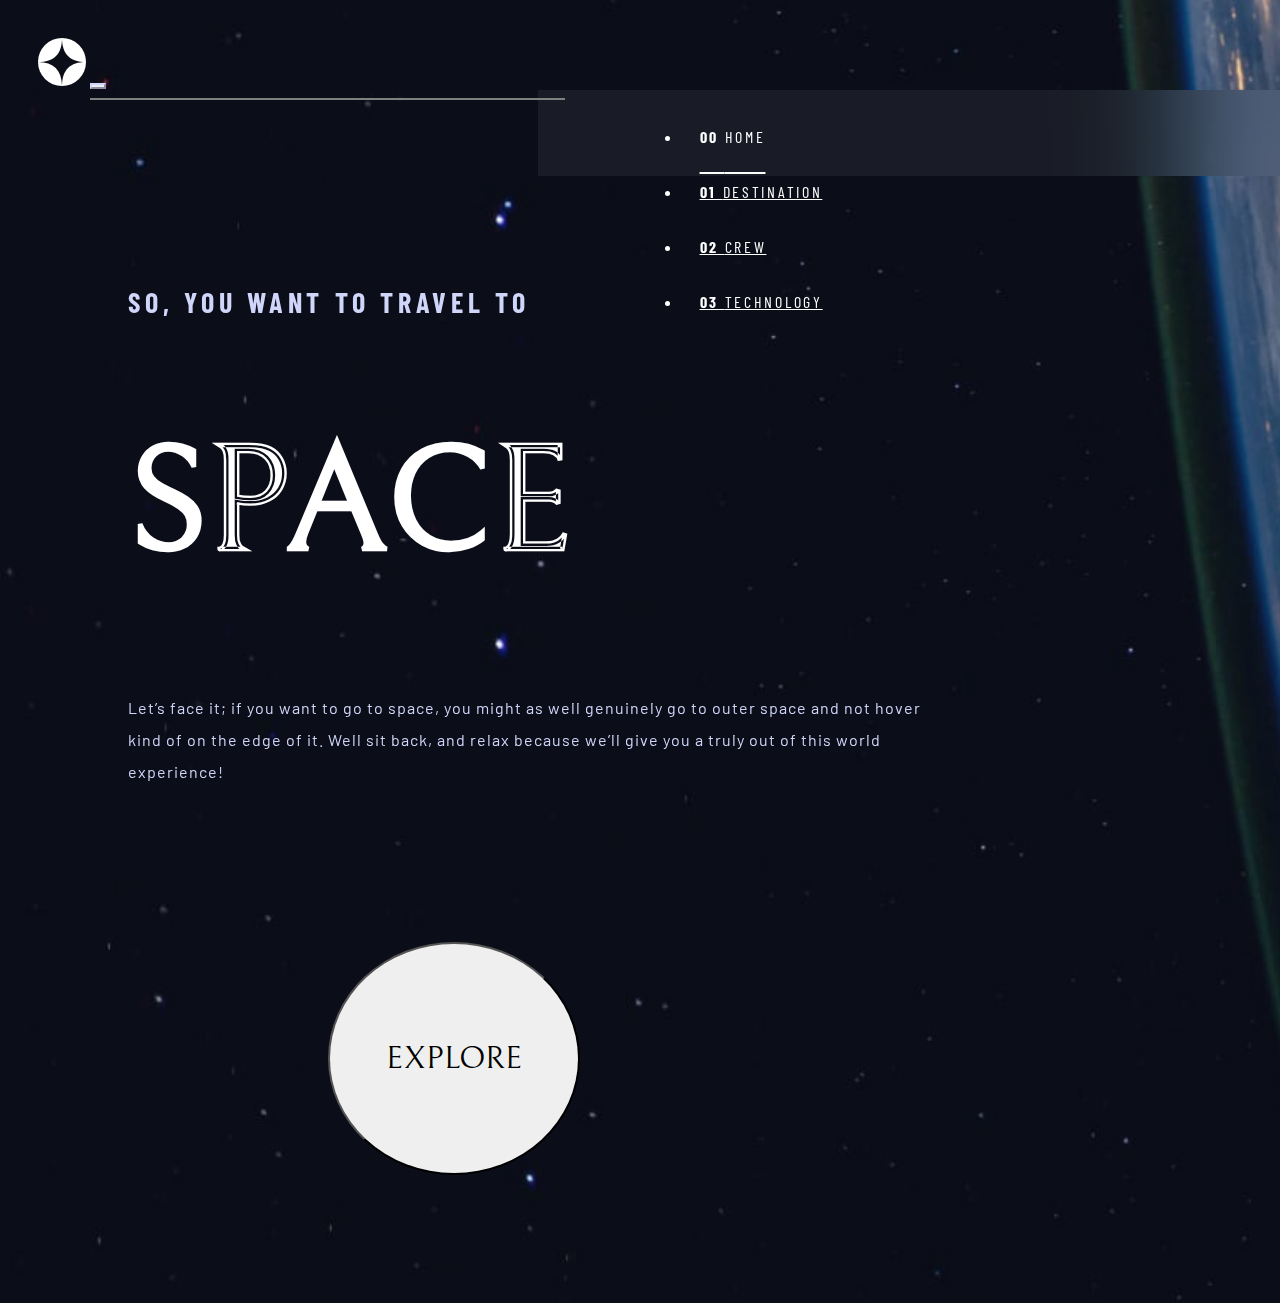
<file: index.html>
<!DOCTYPE html>
<html lang="en">

<head>
  <meta charset="UTF-8">
  <meta name="viewport" content="width=device-width, initial-scale=1.0">

  <link rel="icon" type="image/png" sizes="32x32" href="./assets/favicon-32x32.png">

  <link href="https://cdn.jsdelivr.net/npm/bootstrap@5.0.2/dist/css/bootstrap.min.css" rel="stylesheet"
    integrity="sha384-EVSTQN3/azprG1Anm3QDgpJLIm9Nao0Yz1ztcQTwFspd3yD65VohhpuuCOmLASjC" crossorigin="anonymous">

  <link rel="stylesheet" href="css/style.css">

  <link rel="preconnect" href="https://fonts.googleapis.com">
  <link rel="preconnect" href="https://fonts.gstatic.com" crossorigin>
  <link href="https://fonts.googleapis.com/css2?family=Barlow&family=Barlow+Condensed&family=Bellefair&display=swap"
    rel="stylesheet">

  <title>Space tourism website</title>
</head>

<body>

  <section id="navbar-section">

    <nav class="navbar navbar-expand-md">
      <a href="" class="navbar-brand"><img src="assets/shared/logo.svg" alt="logo"></a>
      <hr class="nav-hr">

      <button class="navbar-toggler custom-navbar-toggler" type="button" data-bs-toggle="collapse"
        data-bs-target="#navbarTogglerDemo02" aria-controls="navbarTogglerDemo02" aria-expanded="false"
        aria-label="Toggle navigation">
        <span class="navbar-toggler-icon"></span>

      </button>

      <div class="collapse navbar-collapse" id="navbarTogglerDemo02">
        <div class="head-container white">

          <ul class="navbar-nav ul-container">
            <li class="nav-item link uppercase white"><a href="index.html" class="nav-link link-a active white"><b class="navbar-numbers">00
                </b>Home</a></li>
            <li class="nav-item link uppercase white"><a href="destination-moon.html" class="nav-link link-a white"><b
                  class="navbar-numbers">01
                </b>Destination</a></li>
            <li class="nav-item link uppercase white"><a href="crew-commander.html" class="nav-link link-a white"><b class="navbar-numbers">02
                </b>Crew</a></li>
            <li class="nav-item link uppercase white"><a href="technology-vehicle.html" class="nav-link link-a white"><b class="navbar-numbers">03 </b>Technology</a>
            </li>
          </ul>
        </div>
      </div>
    </nav>

  </section>



  <section id="title">
    <div class="wrapper row">

      <div class="col-lg-6">
        <h5 class="uppercase">So, you want to travel to</h5>
        <h1 class="uppercase white"> Space</h1>
        <p class="paragraph">
          Let’s face it; if you want to go to space, you might as well genuinely go to
          outer space and not hover kind of on the edge of it. Well sit back, and relax
          because we’ll give you a truly out of this world experience!
        </p>
      </div>

      <div class="col-lg-6 button-container">
        <div class="outer-button"></div>
        <button class="btn btn-light button-main uppercase">Explore</button>
      </div>

    </div>
  </section>



  <script src="https://cdn.jsdelivr.net/npm/bootstrap@5.0.2/dist/js/bootstrap.bundle.min.js"
    integrity="sha384-MrcW6ZMFYlzcLA8Nl+NtUVF0sA7MsXsP1UyJoMp4YLEuNSfAP+JcXn/tWtIaxVXM"
    crossorigin="anonymous"></script>


</body>

</html>
</file>
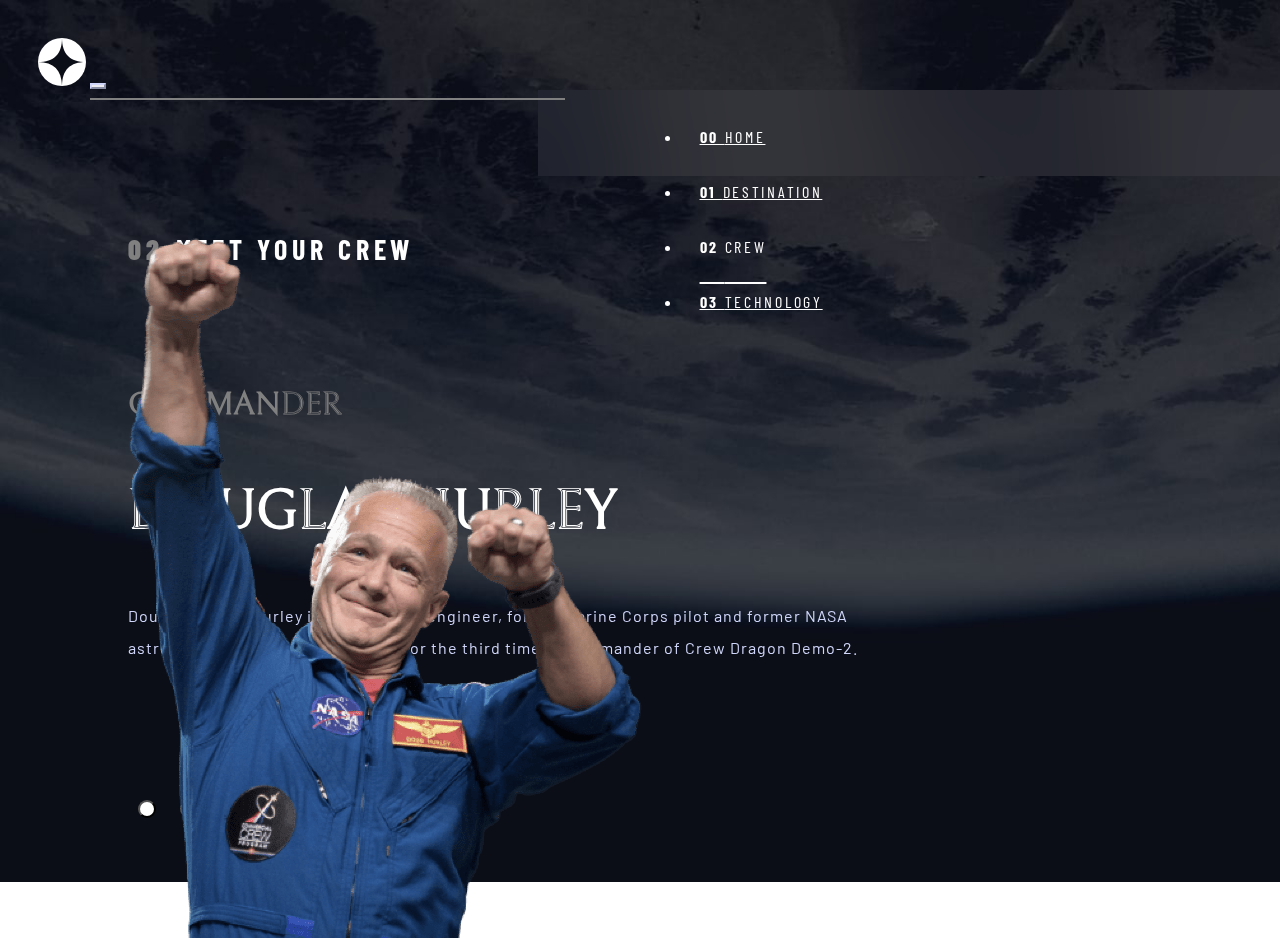
<file: crew-commander.html>
<!DOCTYPE html>
<html lang="en">

<head>
  <meta charset="UTF-8">
  <meta name="viewport" content="width=device-width, initial-scale=1.0">

  <link rel="icon" type="image/png" sizes="32x32" href="./assets/favicon-32x32.png">

  <link href="https://cdn.jsdelivr.net/npm/bootstrap@5.0.2/dist/css/bootstrap.min.css" rel="stylesheet"
    integrity="sha384-EVSTQN3/azprG1Anm3QDgpJLIm9Nao0Yz1ztcQTwFspd3yD65VohhpuuCOmLASjC" crossorigin="anonymous">

  <link rel="stylesheet" href="css/style.css">
  <link rel="stylesheet" href="css/style-crew.css">

  <link rel="preconnect" href="https://fonts.googleapis.com">
  <link rel="preconnect" href="https://fonts.gstatic.com" crossorigin>
  <link href="https://fonts.googleapis.com/css2?family=Barlow&family=Barlow+Condensed&family=Bellefair&display=swap"
    rel="stylesheet">

  <title>Space tourism website</title>
</head>

<body>

  <section id="navbar-section">

    <nav class="navbar navbar-expand-md">
      <a href="" class="navbar-brand"><img src="assets/shared/logo.svg" alt="logo"></a>
      <hr class="nav-hr">

      <button class="navbar-toggler custom-navbar-toggler" type="button" data-bs-toggle="collapse"
        data-bs-target="#navbarTogglerDemo02" aria-controls="navbarTogglerDemo02" aria-expanded="false"
        aria-label="Toggle navigation">
        <span class="navbar-toggler-icon"></span>

      </button>

      <div class="collapse navbar-collapse" id="navbarTogglerDemo02">
        <div class="head-container white">

          <ul class="navbar-nav ul-container">
            <li class="nav-item link uppercase white"><a href="index.html" class="nav-link link-a white"><b class="navbar-numbers">00
                </b>Home</a></li>
            <li class="nav-item link uppercase white"><a href="destination-moon.html" class="nav-link link-a white"><b class="navbar-numbers">01
                </b>Destination</a></li>
            <li class="nav-item link uppercase white"><a href="crew-commander.html" class="nav-link link-a active white"><b class="navbar-numbers">02 </b>Crew</a></li>
            <li class="nav-item link uppercase white"><a href="technology-vehicle.html" class="nav-link link-a white"><b class="navbar-numbers">03 </b>Technology</a>
            </li>
          </ul>
        </div>
      </div>
    </nav>

  </section>
  <section id="title">
    <div class="row">

      <div class="col-lg-6">
        <h5 class="uppercase white"><b class="grey-color">02</b>Meet your crew</h5>
        <h4 class="crew-h4 grey-color uppercase">Commander</h4>
        <h3 class="uppercase white">Douglas Hurley</h3>
        <p class="paragraph"> Douglas Gerald Hurley is an American engineer, former Marine Corps pilot
          and former NASA astronaut. He launched into space for the third time as
          commander of Crew Dragon Demo-2.</p>

        <button class="crew-button active-page" onClick="window.location.href='crew-commander.html';"></button>
        <button class="crew-button notactive-page" onClick="window.location.href='crew-specialist.html';"></button>
        <button class="crew-button notactive-page" onClick="window.location.href='crew-pilot.html';"></button>
        <button class="crew-button notactive-page" onClick="window.location.href='crew-engineer.html';"></button>

      </div>

      <div class="col-lg-6">
        <img class="crew-image" src="assets/crew/image-douglas-hurley.png" alt="">
      </div>
    </div>



  </section>





</body>

</html>
</file>
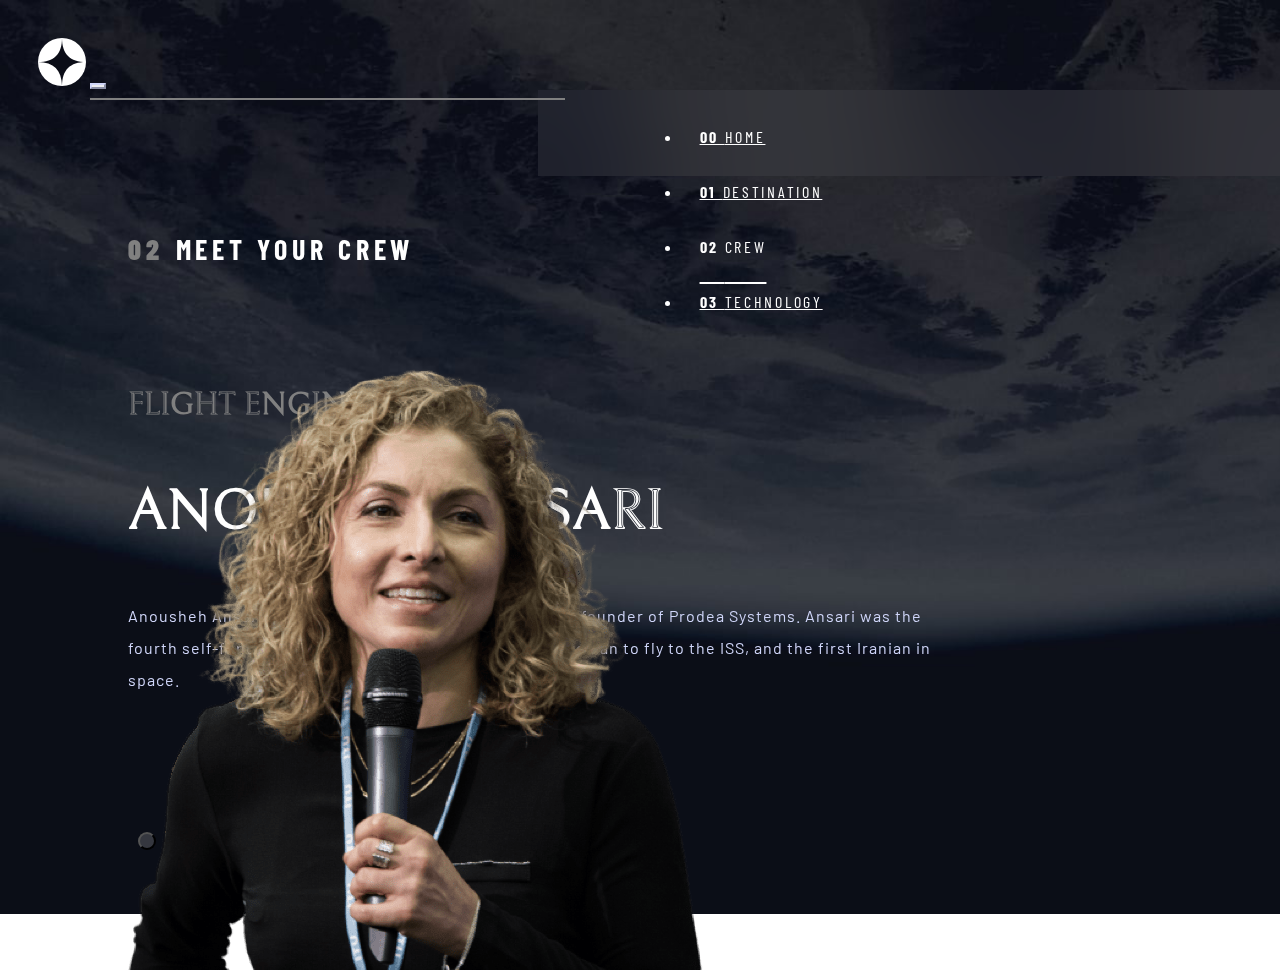
<file: crew-engineer.html>
<!DOCTYPE html>
<html lang="en">

<head>
  <meta charset="UTF-8">
  <meta name="viewport" content="width=device-width, initial-scale=1.0">

  <link rel="icon" type="image/png" sizes="32x32" href="./assets/favicon-32x32.png">

  <link href="https://cdn.jsdelivr.net/npm/bootstrap@5.0.2/dist/css/bootstrap.min.css" rel="stylesheet"
    integrity="sha384-EVSTQN3/azprG1Anm3QDgpJLIm9Nao0Yz1ztcQTwFspd3yD65VohhpuuCOmLASjC" crossorigin="anonymous">

  <link rel="stylesheet" href="css/style.css">
  <link rel="stylesheet" href="css/style-crew.css">

  <link rel="preconnect" href="https://fonts.googleapis.com">
  <link rel="preconnect" href="https://fonts.gstatic.com" crossorigin>
  <link href="https://fonts.googleapis.com/css2?family=Barlow&family=Barlow+Condensed&family=Bellefair&display=swap"
    rel="stylesheet">

  <title>Space tourism website</title>
</head>

<body>

  <section id="navbar-section">

    <nav class="navbar navbar-expand-md">
      <a href="" class="navbar-brand"><img src="assets/shared/logo.svg" alt=""></a>
      <hr class="nav-hr">

      <button class="navbar-toggler custom-navbar-toggler" type="button" data-bs-toggle="collapse"
        data-bs-target="#navbarTogglerDemo02" aria-controls="navbarTogglerDemo02" aria-expanded="false"
        aria-label="Toggle navigation">
        <span class="navbar-toggler-icon"></span>

      </button>

      <div class="collapse navbar-collapse" id="navbarTogglerDemo02">
        <div class="head-container white">

          <ul class="navbar-nav ul-container">
            <li class="nav-item link uppercase white"><a href="index.html" class="nav-link link-a white"><b class="navbar-numbers">00
                </b>Home</a></li>
            <li class="nav-item link uppercase white"><a href="destination-moon.html" class="nav-link link-a white"><b class="navbar-numbers">01
                </b>Destination</a></li>
            <li class="nav-item link uppercase white"><a href="crew-commander.html" class="nav-link link-a active white"><b class="navbar-numbers">02 </b>Crew</a></li>
            <li class="nav-item link uppercase white"><a href="technology-vehicle.html" class="nav-link link-a white"><b class="navbar-numbers">03 </b>Technology</a>
            </li>
          </ul>
        </div>
      </div>
    </nav>

  </section>
  <section id="title">
    <div class="row">

      <div class="col-lg-6">
        <h5 class="uppercase white"><b class="grey-color">02</b>Meet your crew</h5>
        <h4 class="crew-h4 grey-color uppercase">Flight Engineer</h4>
        <h3 class="uppercase white">Anousheh Ansari</h3>
        <p class="paragraph"> Anousheh Ansari is an Iranian American engineer and co-founder of Prodea Systems. 
          Ansari was the fourth self-funded space tourist, the first self-funded woman to 
          fly to the ISS, and the first Iranian in space. </p>

        <button class="crew-button notactive-page" onClick="window.location.href='crew-commander.html';"></button>
        <button class="crew-button notactive-page" onClick="window.location.href='crew-specialist.html';"></button>
        <button class="crew-button notactive-page" onClick="window.location.href='crew-pilot.html';"></button>
        <button class="crew-button active-page" onClick="window.location.href='crew-engineer.html';"></button>

      </div>

      <div class="col-lg-6">
        <img class="crew-image" src="assets/crew/image-anousheh-ansari.png" alt="">
      </div>
    </div>

  </section>

</body>

</html>
</file>
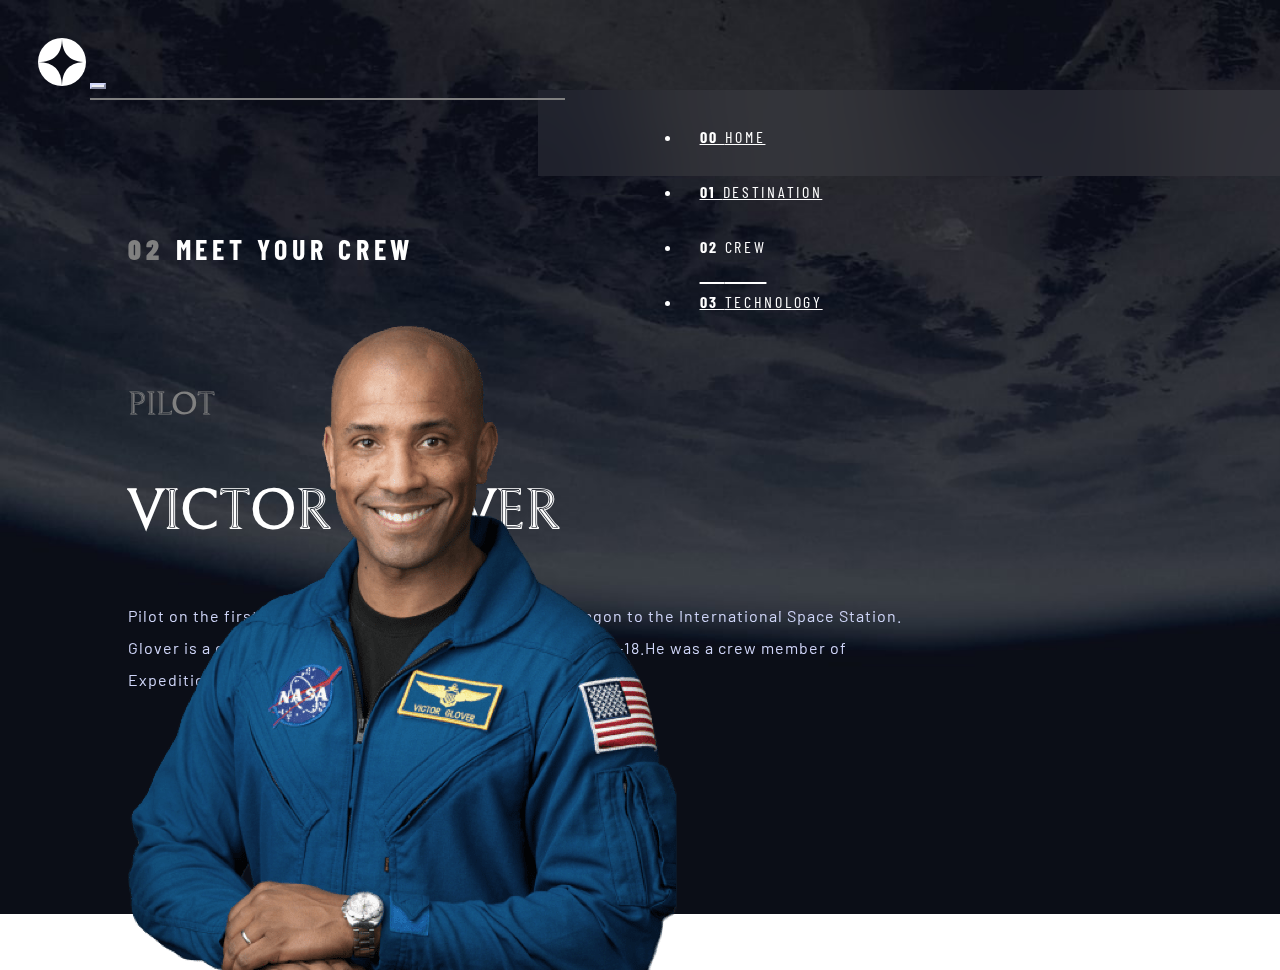
<file: crew-pilot.html>
<!DOCTYPE html>
<html lang="en">

<head>
  <meta charset="UTF-8">
  <meta name="viewport" content="width=device-width, initial-scale=1.0">

  <link rel="icon" type="image/png" sizes="32x32" href="./assets/favicon-32x32.png">

  <link href="https://cdn.jsdelivr.net/npm/bootstrap@5.0.2/dist/css/bootstrap.min.css" rel="stylesheet"
    integrity="sha384-EVSTQN3/azprG1Anm3QDgpJLIm9Nao0Yz1ztcQTwFspd3yD65VohhpuuCOmLASjC" crossorigin="anonymous">

  <link rel="stylesheet" href="css/style.css">
  <link rel="stylesheet" href="css/style-crew.css">

  <link rel="preconnect" href="https://fonts.googleapis.com">
  <link rel="preconnect" href="https://fonts.gstatic.com" crossorigin>
  <link href="https://fonts.googleapis.com/css2?family=Barlow&family=Barlow+Condensed&family=Bellefair&display=swap"
    rel="stylesheet">

  <title>Space tourism website</title>
</head>

<body>

  <section id="navbar-section">

    <nav class="navbar navbar-expand-md">
      <a href="" class="navbar-brand"><img src="assets/shared/logo.svg" alt=""></a>
      <hr class="nav-hr">

      <button class="navbar-toggler custom-navbar-toggler" type="button" data-bs-toggle="collapse"
        data-bs-target="#navbarTogglerDemo02" aria-controls="navbarTogglerDemo02" aria-expanded="false"
        aria-label="Toggle navigation">
        <span class="navbar-toggler-icon"></span>

      </button>

      <div class="collapse navbar-collapse" id="navbarTogglerDemo02">
        <div class="head-container">

          <ul class="navbar-nav ul-container">
            <li class="nav-item link uppercase white"><a href="index.html" class="nav-link link-a white"><b class="navbar-numbers">00
                </b>Home</a></li>
            <li class="nav-item link uppercase white"><a href="destination-moon.html" class="nav-link link-a white"><b class="navbar-numbers">01
                </b>Destination</a></li>
            <li class="nav-item link uppercase white"><a href="crew-commander.html" class="nav-link link-a active white"><b class="navbar-numbers">02 </b>Crew</a></li>
            <li class="nav-item link uppercase white"><a href="technology-vehicle.html" class="nav-link link-a white"><b class="navbar-numbers">03 </b>Technology</a>
            </li>
          </ul>
        </div>
      </div>
    </nav>

  </section>
  <section id="title">
    <div class="row">

      <div class="col-lg-6">
        <h5 class="uppercase white"><b class="grey-color">02</b>Meet your crew</h5>
        <h4 class="crew-h4 grey-color uppercase">Pilot</h4>
        <h3 class="uppercase white">Victor Glover</h3>
        <p class="paragraph">Pilot on the first operational flight of the SpaceX Crew Dragon to the 
          International Space Station. Glover is a commander in the U.S. Navy where 
          he pilots an F/A-18.He was a crew member of Expedition 64, and served as a 
          station systems flight engineer.</p>

        <button class="crew-button notactive-page" onClick="window.location.href='crew-commander.html';"></button>
        <button class="crew-button notactive-page" onClick="window.location.href='crew-specialist.html';"></button>
        <button class="crew-button active-page" onClick="window.location.href='crew-pilot.html';"></button>
        <button class="crew-button notactive-page" onClick="window.location.href='crew-engineer.html';"></button>

      </div>

      <div class="col-lg-6">
        <img class="crew-image" src="assets/crew/image-victor-glover.png" alt="">
      </div>
    </div>



  </section>

</body>

</html>
</file>
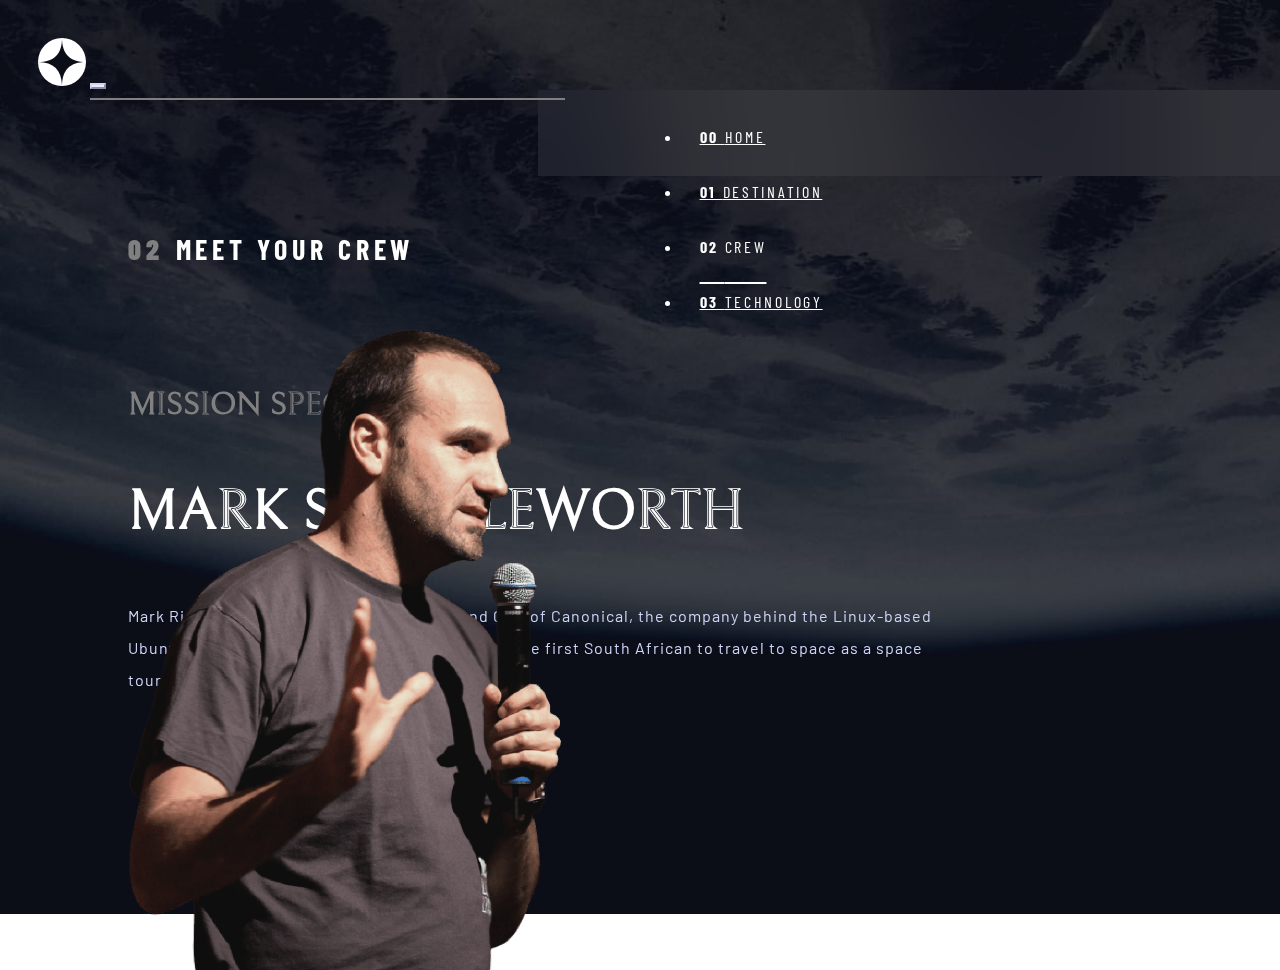
<file: crew-specialist.html>
<!DOCTYPE html>
<html lang="en">

<head>
  <meta charset="UTF-8">
  <meta name="viewport" content="width=device-width, initial-scale=1.0">

  <link rel="icon" type="image/png" sizes="32x32" href="./assets/favicon-32x32.png">

  <link href="https://cdn.jsdelivr.net/npm/bootstrap@5.0.2/dist/css/bootstrap.min.css" rel="stylesheet"
    integrity="sha384-EVSTQN3/azprG1Anm3QDgpJLIm9Nao0Yz1ztcQTwFspd3yD65VohhpuuCOmLASjC" crossorigin="anonymous">

  <link rel="stylesheet" href="css/style.css">
  <link rel="stylesheet" href="css/style-crew.css">

  <link rel="preconnect" href="https://fonts.googleapis.com">
  <link rel="preconnect" href="https://fonts.gstatic.com" crossorigin>
  <link href="https://fonts.googleapis.com/css2?family=Barlow&family=Barlow+Condensed&family=Bellefair&display=swap"
    rel="stylesheet">

  <title>Space tourism website</title>
</head>

<body>

  <section id="navbar-section">

    <nav class="navbar navbar-expand-md">
      <a href="" class="navbar-brand"><img src="assets/shared/logo.svg" alt=""></a>
      <hr class="nav-hr">

      <button class="navbar-toggler custom-navbar-toggler" type="button" data-bs-toggle="collapse"
        data-bs-target="#navbarTogglerDemo02" aria-controls="navbarTogglerDemo02" aria-expanded="false"
        aria-label="Toggle navigation">
        <span class="navbar-toggler-icon"></span>

      </button>

      <div class="collapse navbar-collapse" id="navbarTogglerDemo02">
        <div class="head-container">

          <ul class="navbar-nav ul-container">
            <li class="nav-item link uppercase white"><a href="index.html" class="nav-link link-a white"><b class="navbar-numbers">00
                </b>Home</a></li>
            <li class="nav-item link uppercase white"><a href="destination-moon.html" class="nav-link link-a white"><b class="navbar-numbers">01
                </b>Destination</a></li>
            <li class="nav-item link uppercase white"><a href="crew-commander.html" class="nav-link link-a active white"><b class="navbar-numbers">02 </b>Crew</a></li>
            <li class="nav-item link uppercase white"><a href="technology-vehicle.html" class="nav-link link-a white"><b class="navbar-numbers">03 </b>Technology</a>
            </li>
          </ul>
        </div>
      </div>
    </nav>

  </section>
  <section id="title">
    <div class="row">

      <div class="col-lg-6">
        <h5 class="uppercase white"><b class="grey-color">02</b>Meet your crew</h5>
        <h4 class="crew-h4 grey-color uppercase">Mission Specialist</h4>
        <h3 class="uppercase white">Mark Shuttleworth</h3>
        <p class="paragraph">Mark Richard Shuttleworth is the founder and CEO of Canonical, the company behind 
          the Linux-based Ubuntu operating system. Shuttleworth became the first South 
          African to travel to space as a space tourist.</p>

        <button class="crew-button notactive-page" onClick="window.location.href='crew-commander.html';"></button>
        <button class="crew-button active-page" onClick="window.location.href='crew-specialist.html';"></button>
        <button class="crew-button notactive-page" onClick="window.location.href='crew-pilot.html';"></button>
        <button class="crew-button notactive-page" onClick="window.location.href='crew-engineer.html';"></button>

      </div>

      <div class="col-lg-6">
        <img class="crew-image" src="assets/crew/image-mark-shuttleworth.png" alt="">
      </div>
    </div>



  </section>

</body>

</html>
</file>
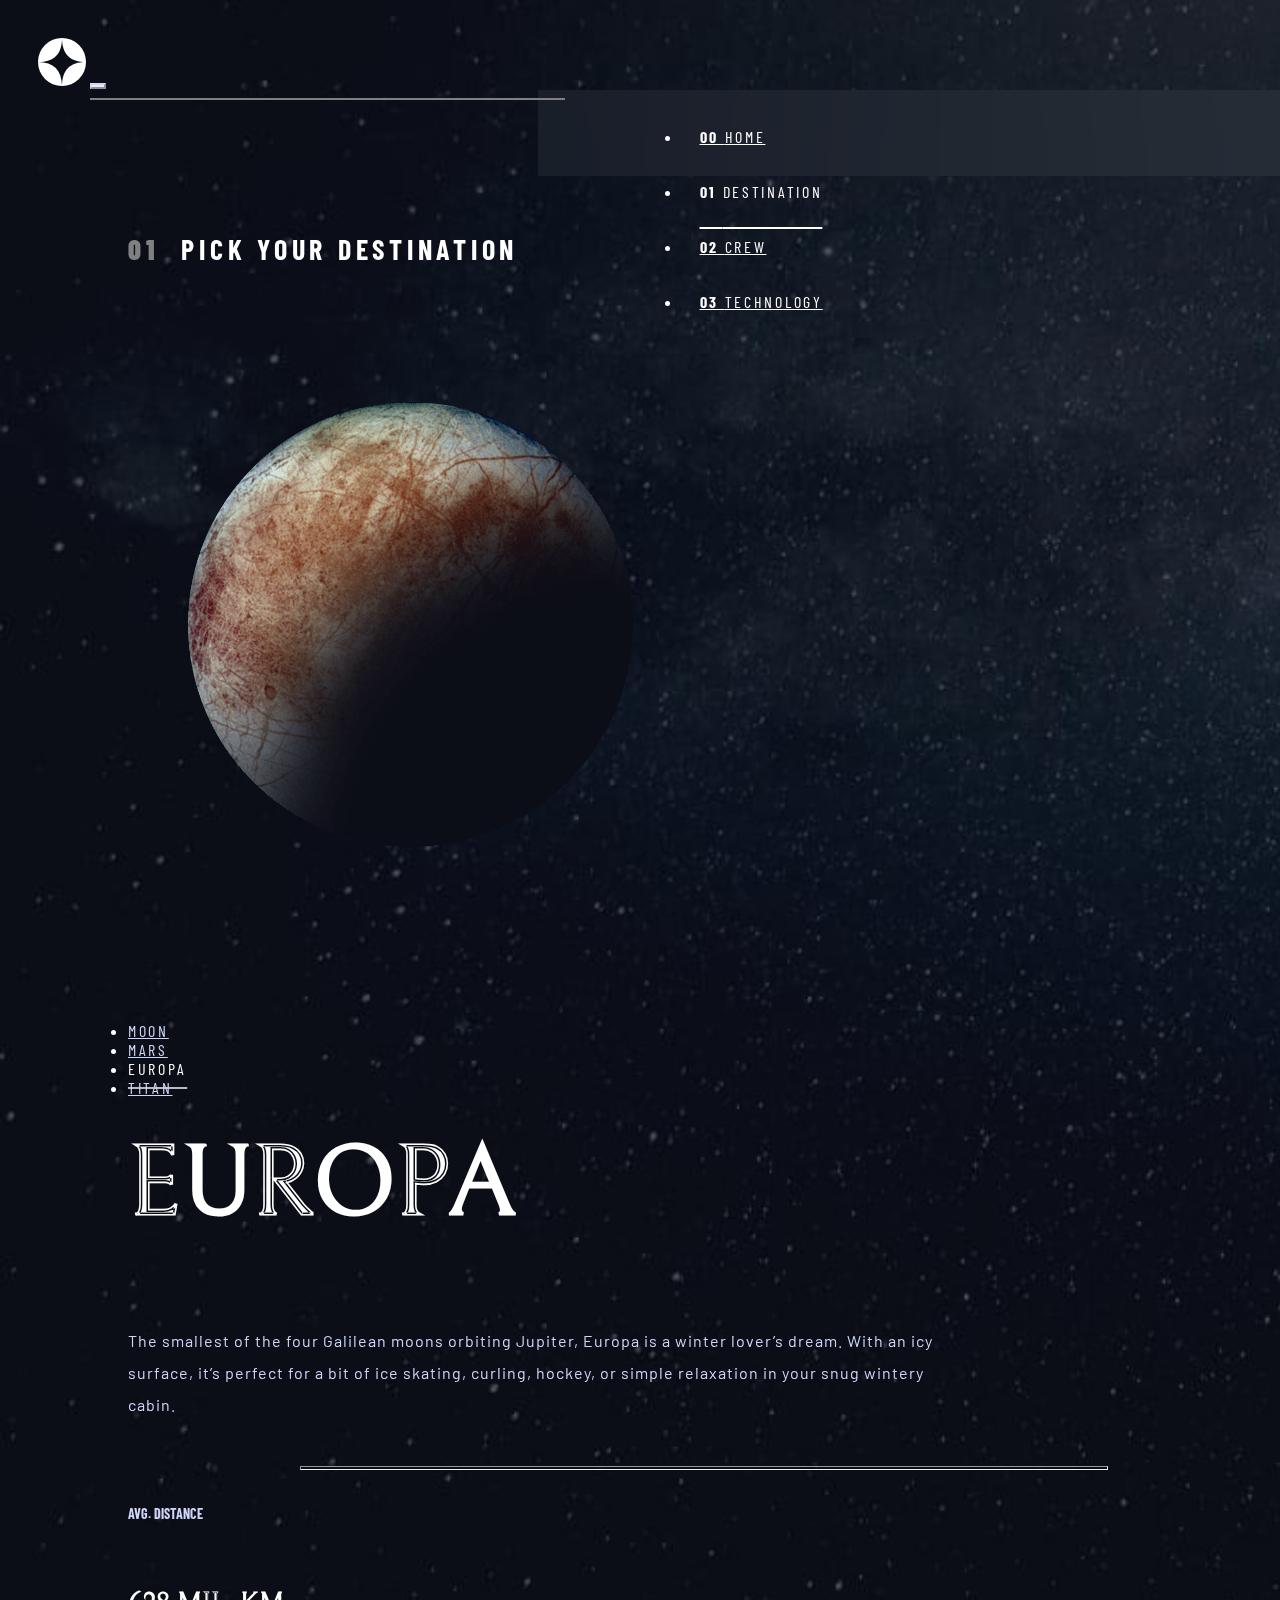
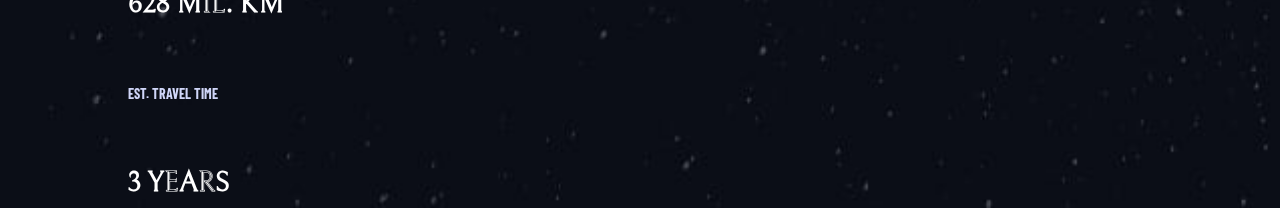
<file: destination-europa.html>
<!DOCTYPE html>
<html lang="en">

<head>
  <meta charset="UTF-8">
  <meta name="viewport" content="width=device-width, initial-scale=1.0">

  <link rel="icon" type="image/png" sizes="32x32" href="./assets/favicon-32x32.png">

  <link href="https://cdn.jsdelivr.net/npm/bootstrap@5.0.2/dist/css/bootstrap.min.css" rel="stylesheet"
    integrity="sha384-EVSTQN3/azprG1Anm3QDgpJLIm9Nao0Yz1ztcQTwFspd3yD65VohhpuuCOmLASjC" crossorigin="anonymous">

  <link rel="stylesheet" href="css/style.css">
  <link rel="stylesheet" href="css/style-destination.css">

  <link rel="preconnect" href="https://fonts.googleapis.com">
  <link rel="preconnect" href="https://fonts.gstatic.com" crossorigin>
  <link href="https://fonts.googleapis.com/css2?family=Barlow&family=Barlow+Condensed&family=Bellefair&display=swap"
    rel="stylesheet">

  <title>Space tourism website</title>
</head>

<body>

  <section id="navbar-section">

    <nav class="navbar navbar-expand-md nav-container">
      <a href="" class="navbar-brand"><img src="assets/shared/logo.svg" alt=""></a>
      <hr class="nav-hr">

      <button class="navbar-toggler custom-navbar-toggler" type="button" data-bs-toggle="collapse"
        data-bs-target="#navbarTogglerDemo02" aria-controls="navbarTogglerDemo02" aria-expanded="false"
        aria-label="Toggle navigation">
        <span class="navbar-toggler-icon"></span>

      </button>

      <div class="collapse navbar-collapse" id="navbarTogglerDemo02">
        <div class="head-container">

          <ul class="navbar-nav ul-container">
            <li class="nav-item link uppercase white"><a href="index.html" class="nav-link link-a white"><b class="navbar-numbers">00
                </b>Home</a></li>
            <li class="nav-item link uppercase white"><a href="destination-europa.html" class="nav-link link-a active white"><b class="navbar-numbers">01
                </b>Destination</a></li>
            <li class="nav-item link uppercase white"><a href="crew-commander.html" class="nav-link link-a white"><b class="navbar-numbers">02 </b>Crew</a></li>
            <li class="nav-item link uppercase white"><a href="technology-vehicle.html" class="nav-link link-a white"><b class="navbar-numbers">03 </b>Technology</a>
            </li>
          </ul>
        </div>
      </div>
    </nav>

  </section>


  <section id="title">
    <div class="row">

      <div class="col-lg-6">
        <h5 class="uppercase white"><b class="grey-color">01 </b>Pick your destination</h5>
        <img class="destination-image" src="assets/destination/image-europa.png" alt="europa image">
      </div>

      <div class="right-container col-lg-6">

        <nav class="navbar-expand">
          <ul class="ul-second navbar-nav">
            <li class="nav-item link-second white uppercase"><a href="destination-moon.html"
                class="nav-link link-a-second not-active white">Moon</a></li>
            <li class="nav-item link-second white uppercase"><a href="destination-mars.html"
                class="nav-link link-a-second not-active white">Mars</a></li>
            <li class="nav-item link-second white uppercase"><a href="destination-europa.html"
                class="nav-link link-a-second  second-active white">Europa</a></li>
            <li class="nav-item link-second white uppercase"><a href="destination-titan.html"
                class="nav-link link-a-second not-active white">Titan</a></li>
          </ul>
        </nav>
        <h2 class="h2-title uppercase white">Europa</h2>
        <p class="destination-p paragraph">
          The smallest of the four Galilean moons orbiting Jupiter, Europa is a
          winter lover’s dream. With an icy surface, it’s perfect for a bit of
          ice skating, curling, hockey, or simple relaxation in your snug
          wintery cabin.</p>

        <hr class="destination-hr">
        <div class="row">
          <div class="col-lg-4">
            <h6 class="distance uppercase">Avg. distance</h6>
            <h6 class="distance-number uppercase white">628 mil. km</h6>
          </div>
          <div class="col-lg-4">
            <h6 class="distance uppercase">Est. travel time</h6>
            <h6 class="distance-number uppercase white">3 years</h6>
          </div>

        </div>
      </div>

    </div>
  </section>

</body>

</html>
</file>
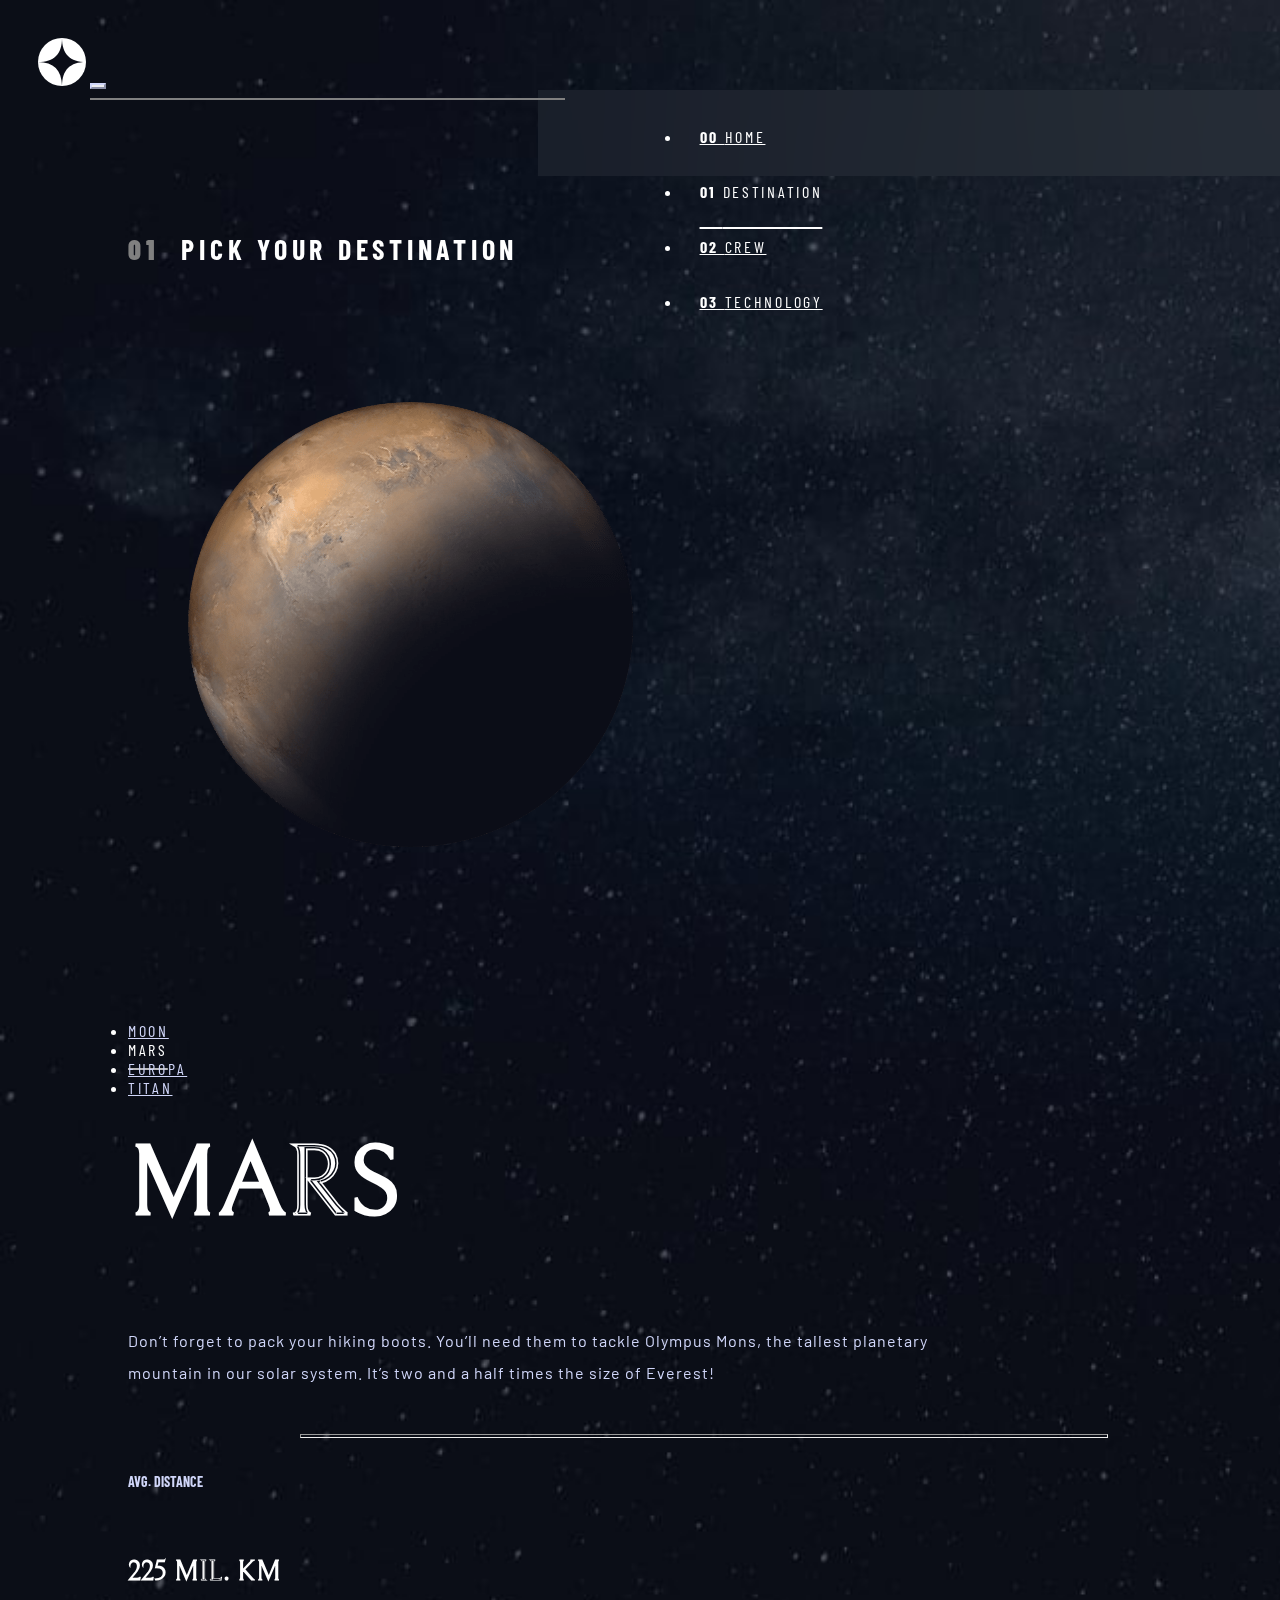
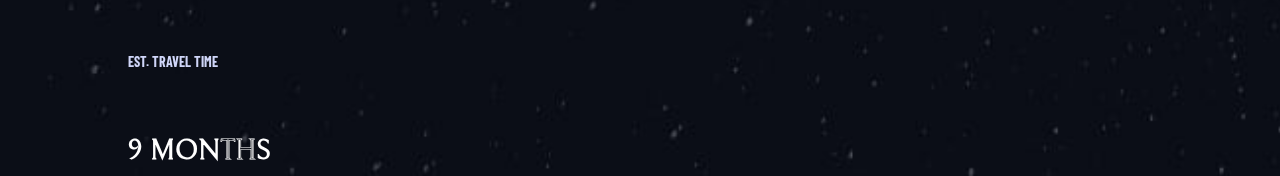
<file: destination-mars.html>
<!DOCTYPE html>
<html lang="en">

<head>
  <meta charset="UTF-8">
  <meta name="viewport" content="width=device-width, initial-scale=1.0">

  <link rel="icon" type="image/png" sizes="32x32" href="./assets/favicon-32x32.png">

  <link href="https://cdn.jsdelivr.net/npm/bootstrap@5.0.2/dist/css/bootstrap.min.css" rel="stylesheet"
    integrity="sha384-EVSTQN3/azprG1Anm3QDgpJLIm9Nao0Yz1ztcQTwFspd3yD65VohhpuuCOmLASjC" crossorigin="anonymous">

  <link rel="stylesheet" href="css/style.css">
  <link rel="stylesheet" href="css/style-destination.css">

  <link rel="preconnect" href="https://fonts.googleapis.com">
  <link rel="preconnect" href="https://fonts.gstatic.com" crossorigin>
  <link href="https://fonts.googleapis.com/css2?family=Barlow&family=Barlow+Condensed&family=Bellefair&display=swap"
    rel="stylesheet">

  <title>Space tourism website</title>
</head>

<body>

  <section id="navbar-section">

    <nav class="navbar navbar-expand-md nav-container">
      <a href="" class="navbar-brand"><img src="assets/shared/logo.svg" alt=""></a>
      <hr class="nav-hr">

      <button class="navbar-toggler custom-navbar-toggler" type="button" data-bs-toggle="collapse"
        data-bs-target="#navbarTogglerDemo02" aria-controls="navbarTogglerDemo02" aria-expanded="false"
        aria-label="Toggle navigation">
        <span class="navbar-toggler-icon"></span>

      </button>

      <div class="collapse navbar-collapse" id="navbarTogglerDemo02">
        <div class="head-container">

          <ul class="navbar-nav ul-container">
            <li class="nav-item link uppercase white"><a href="index.html" class="nav-link link-a white"><b class="navbar-numbers">00
                </b>Home</a></li>
            <li class="nav-item link uppercase white"><a href="destination-mars.html" class="nav-link link-a active white"><b class="navbar-numbers">01
                </b>Destination</a></li>
            <li class="nav-item link uppercase white"><a href="crew-commander.html" class="nav-link link-a white"><b class="navbar-numbers">02 </b>Crew</a></li>
            <li class="nav-item link uppercase white"><a href="technology-vehicle.html" class="nav-link link-a white"><b class="navbar-numbers">03 </b>Technology</a>
            </li>
          </ul>
        </div>
      </div>
    </nav>

  </section>


  <section id="title">
    <div class="row">

      <div class="col-lg-6">
        <h5 class="uppercase white"><b class="grey-color">01 </b>Pick your destination</h5>
        <img class="destination-image" src="assets/destination/image-mars.png" alt="mars image">
      </div>

      <div class="right-container col-lg-6">

        <nav class="navbar-expand">
          <ul class="ul-second navbar-nav">
            <li class="nav-item link-second white uppercase"><a href="destination-moon.html" class="nav-link link-a-second not-active white">Moon</a></li>
            <li class="nav-item link-second white uppercase"><a href="destination-mars.html" class="nav-link link-a-second  second-active white">Mars</a></li>
            <li class="nav-item link-second white uppercase"><a href="destination-europa.html" class="nav-link link-a-second not-active white">Europa</a></li>
            <li class="nav-item link-second white uppercase"><a href="destination-titan.html" class="nav-link link-a-second not-active white">Titan</a></li>
          </ul>
        </nav>
        <h2 class="h2-title uppercase white">Mars</h2>
        <p class="destination-p paragraph">
          Don’t forget to pack your hiking boots. You’ll need them to tackle Olympus Mons,
          the tallest planetary mountain in our solar system. It’s two and a half times
          the size of Everest!</p>

        <hr class="destination-hr">
        <div class="row">
          <div class="col-lg-4">
            <h6 class="distance uppercase">Avg. distance</h6>
            <h6 class="distance-number uppercase white">225 mil. km</h6>
          </div>
          <div class="col-lg-4">
            <h6 class="distance uppercase">Est. travel time</h6>
            <h6 class="distance-number uppercase white">9 months</h6>
          </div>

        </div>
      </div>

    </div>
  </section>

</body>

</html>
</file>
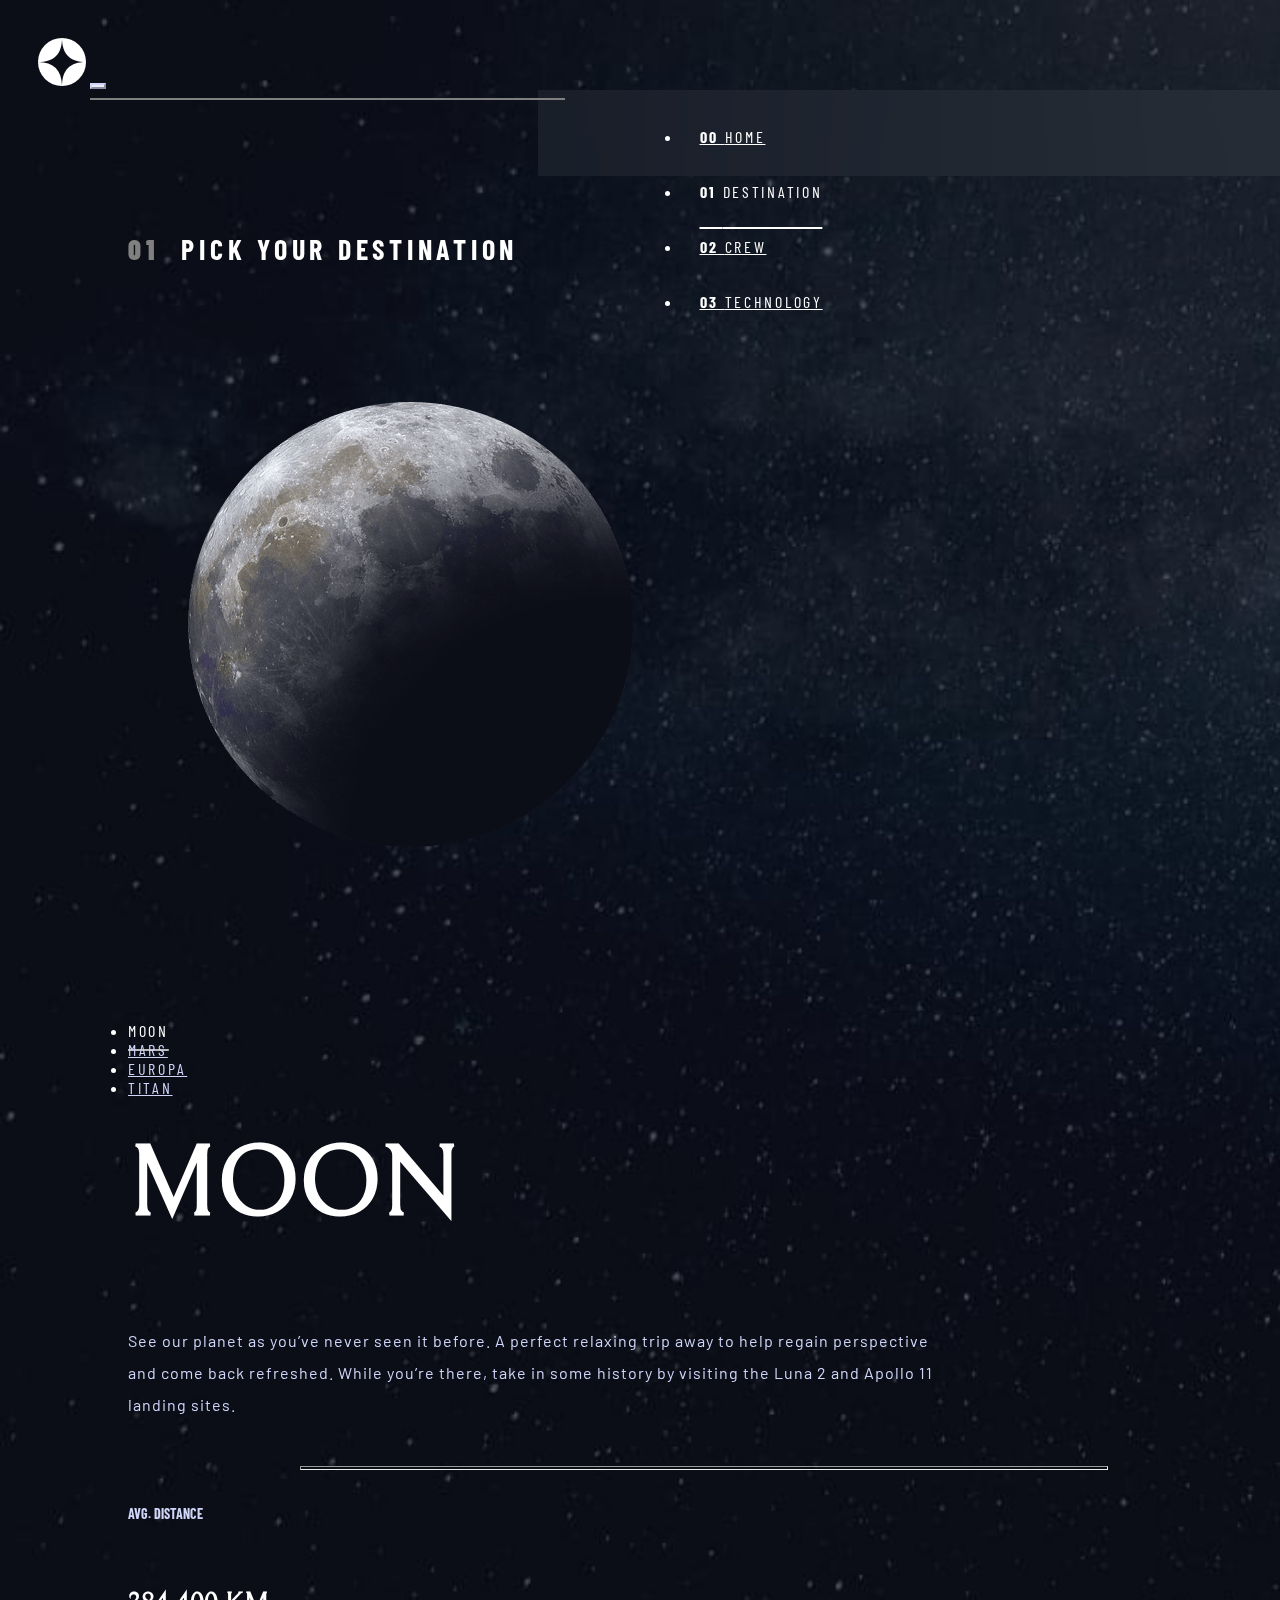
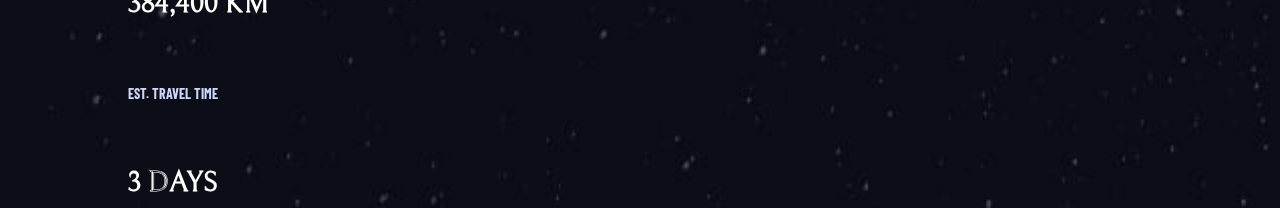
<file: destination-moon.html>
<!DOCTYPE html>
<html lang="en">

<head>
  <meta charset="UTF-8">
  <meta name="viewport" content="width=device-width, initial-scale=1.0">

  <link rel="icon" type="image/png" sizes="32x32" href="./assets/favicon-32x32.png">

  <link href="https://cdn.jsdelivr.net/npm/bootstrap@5.0.2/dist/css/bootstrap.min.css" rel="stylesheet"
    integrity="sha384-EVSTQN3/azprG1Anm3QDgpJLIm9Nao0Yz1ztcQTwFspd3yD65VohhpuuCOmLASjC" crossorigin="anonymous">

  <link rel="stylesheet" href="css/style.css">
  <link rel="stylesheet" href="css/style-destination.css">

  <link rel="preconnect" href="https://fonts.googleapis.com">
  <link rel="preconnect" href="https://fonts.gstatic.com" crossorigin>
  <link href="https://fonts.googleapis.com/css2?family=Barlow&family=Barlow+Condensed&family=Bellefair&display=swap"
    rel="stylesheet">

  <title>Space tourism website</title>
</head>

<body>

  <section id="navbar-section">

    <nav class="navbar navbar-expand-md nav-container">
      <a href="" class="navbar-brand"><img src="assets/shared/logo.svg" alt=""></a>
      <hr class="nav-hr">

      <button class="navbar-toggler custom-navbar-toggler" type="button" data-bs-toggle="collapse"
        data-bs-target="#navbarTogglerDemo02" aria-controls="navbarTogglerDemo02" aria-expanded="false"
        aria-label="Toggle navigation">
        <span class="navbar-toggler-icon"></span>

      </button>

      <div class="collapse navbar-collapse" id="navbarTogglerDemo02">
        <div class="head-container">

          <ul class="navbar-nav ul-container">
            <li class="nav-item link uppercase white"><a href="index.html" class="nav-link link-a white"><b class="navbar-numbers">00 </b>Home</a></li>
            <li class="nav-item link uppercase white"><a href="destination-moon.html" class="nav-link link-a active white"><b class="navbar-numbers">01
                </b>Destination</a></li>
            <li class="nav-item link uppercase white"><a href="crew-commander.html" class="nav-link link-a white"><b class="navbar-numbers">02 </b>Crew</a></li>
            <li class="nav-item link uppercase white"><a href="technology-vehicle.html" class="nav-link link-a white"><b class="navbar-numbers">03 </b>Technology</a>
            </li>
          </ul>
        </div>
      </div>
    </nav>

  </section>


  <section id="title">
    <div class="row">

      <div class="col-lg-6">
        <h5 class="uppercase white"><b class="grey-color">01 </b>Pick your destination</h5>
        <img class="destination-image" src="assets/destination/image-moon.png" alt="moon image">
      </div>

      <div class="right-container col-lg-6">

        <nav class="navbar-expand">
          <ul class="ul-second navbar-nav">
            <li class="nav-item link-second white uppercase"><a href="destination-moon.html" class="nav-link link-a-second second-active white">Moon</a></li>
            <li class="nav-item link-second white uppercase"><a href="destination-mars.html" class="nav-link link-a-second not-active white">Mars</a></li>
            <li class="nav-item link-second white uppercase"><a href="destination-europa.html" class="nav-link link-a-second not-active white">Europa</a></li>
            <li class="nav-item link-second white uppercase"><a href="destination-titan.html" class="nav-link link-a-second not-active white">Titan</a></li>
          </ul>
        </nav>
        <h2 class="h2-title uppercase white">Moon</h2>
        <p class="destination-p paragraph">
          See our planet as you’ve never seen it before. A perfect relaxing trip away to help
          regain perspective and come back refreshed. While you’re there, take in some history
          by visiting the Luna 2 and Apollo 11 landing sites.</p>

        <hr class="destination-hr">
        <div class="row">
          <div class="col-lg-4">
            <h6 class="distance uppercase">Avg. distance</h6>
            <h6 class="distance-number uppercase white">384,400 km</h6>
          </div>
          <div class="col-lg-4">
            <h6 class="distance uppercase">Est. travel time</h6>
            <h6 class="distance-number uppercase white">3 days</h6>
          </div>

        </div>
      </div>

    </div>
  </section>

</body>

</html>
</file>
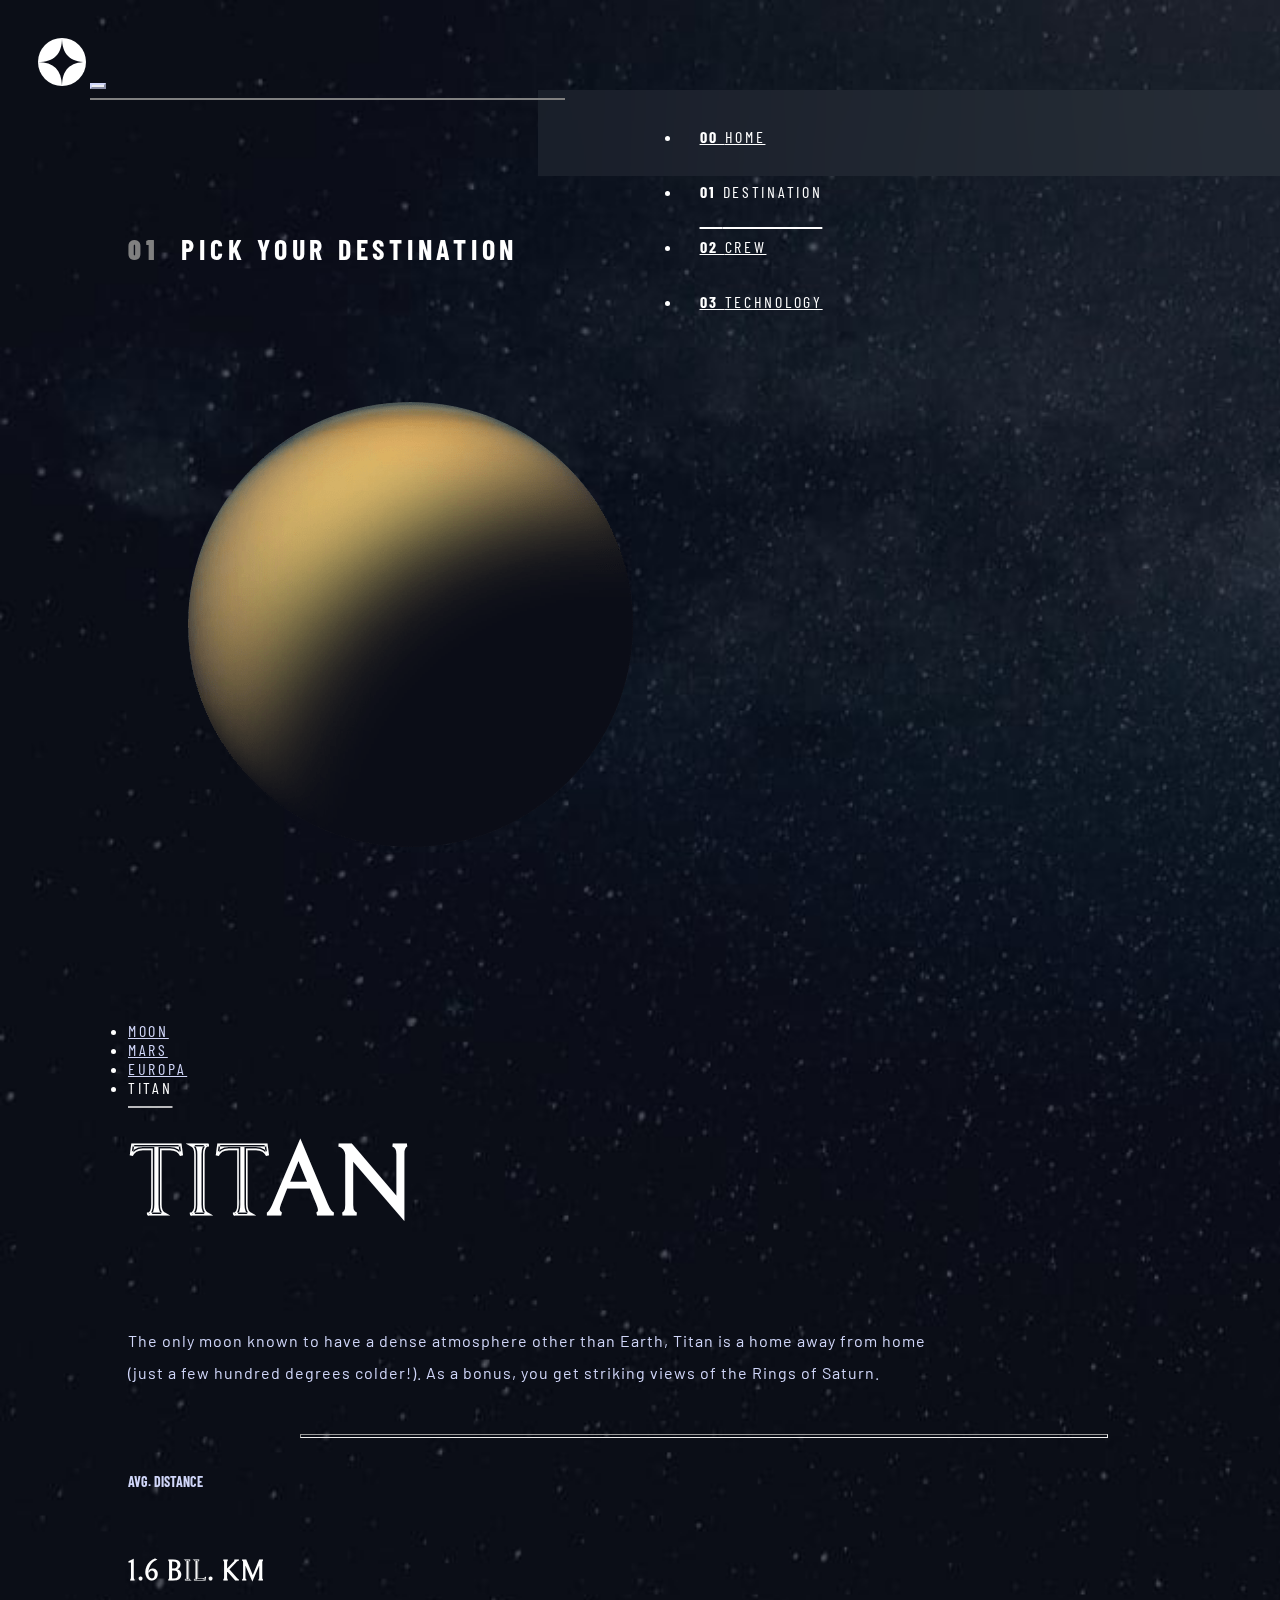
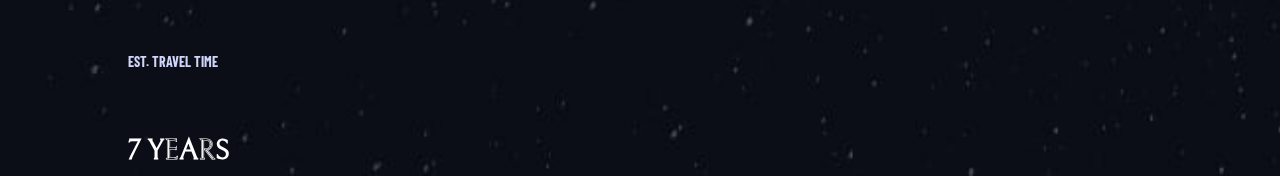
<file: destination-titan.html>
<!DOCTYPE html>
<html lang="en">

<head>
  <meta charset="UTF-8">
  <meta name="viewport" content="width=device-width, initial-scale=1.0">

  <link rel="icon" type="image/png" sizes="32x32" href="./assets/favicon-32x32.png">

  <link href="https://cdn.jsdelivr.net/npm/bootstrap@5.0.2/dist/css/bootstrap.min.css" rel="stylesheet"
    integrity="sha384-EVSTQN3/azprG1Anm3QDgpJLIm9Nao0Yz1ztcQTwFspd3yD65VohhpuuCOmLASjC" crossorigin="anonymous">

  <link rel="stylesheet" href="css/style.css">
  <link rel="stylesheet" href="css/style-destination.css">

  <link rel="preconnect" href="https://fonts.googleapis.com">
  <link rel="preconnect" href="https://fonts.gstatic.com" crossorigin>
  <link href="https://fonts.googleapis.com/css2?family=Barlow&family=Barlow+Condensed&family=Bellefair&display=swap"
    rel="stylesheet">

  <title>Space tourism website</title>
</head>

<body>

  <section id="navbar-section">

    <nav class="navbar navbar-expand-md nav-container">
      <a href="" class="navbar-brand"><img src="assets/shared/logo.svg" alt=""></a>
      <hr class="nav-hr">

      <button class="navbar-toggler custom-navbar-toggler" type="button" data-bs-toggle="collapse"
        data-bs-target="#navbarTogglerDemo02" aria-controls="navbarTogglerDemo02" aria-expanded="false"
        aria-label="Toggle navigation">
        <span class="navbar-toggler-icon"></span>

      </button>

      <div class="collapse navbar-collapse" id="navbarTogglerDemo02">
        <div class="head-container">

          <ul class="navbar-nav ul-container">
            <li class="nav-item link uppercase white"><a href="index.html" class="nav-link link-a white"><b class="navbar-numbers">00
                </b>Home</a></li>
            <li class="nav-item link uppercase white"><a href="destination-titan.html" class="nav-link link-a active white"><b class="navbar-numbers">01
                </b>Destination</a></li>
            <li class="nav-item link uppercase white"><a href="crew-commander.html" class="nav-link link-a white"><b class="navbar-numbers">02 </b>Crew</a></li>
            <li class="nav-item link uppercase white"><a href="technology-vehicle.html" class="nav-link link-a white"><b class="navbar-numbers">03 </b>Technology</a>
            </li>
          </ul>
        </div>
      </div>
    </nav>

  </section>


  <section id="title">
    <div class="row">

      <div class="col-lg-6">
        <h5 class="uppercase white"><b class="grey-color">01 </b>Pick your destination</h5>
        <img class="destination-image" src="assets/destination/image-titan.png" alt="titan image">
      </div>

      <div class="right-container col-lg-6">

        <nav class="navbar-expand">
          <ul class="ul-second navbar-nav">
            <li class="nav-item link-second white uppercase"><a href="destination-moon.html"
                class="nav-link link-a-second not-active white">Moon</a></li>
            <li class="nav-item link-second white uppercase"><a href="destination-mars.html"
                class="nav-link link-a-second not-active white">Mars</a></li>
            <li class="nav-item link-second white uppercase"><a href="destination-europa.html"
                class="nav-link link-a-second not-active white">Europa</a></li>
            <li class="nav-item link-second white uppercase"><a href="destination-titan.html"
                class="nav-link link-a-second second-active white">Titan</a></li>
          </ul>
        </nav>
        <h2 class="h2-title uppercase white">Titan</h2>
        <p class="destination-p paragraph">
          The only moon known to have a dense atmosphere other than Earth, Titan
          is a home away from home (just a few hundred degrees colder!). As a
          bonus, you get striking views of the Rings of Saturn.</p>

        <hr class="destination-hr">
        <div class="row">
          <div class="col-lg-4">
            <h6 class="distance uppercase">Avg. distance</h6>
            <h6 class="distance-number uppercase white">1.6 bil. km</h6>
          </div>
          <div class="col-lg-4">
            <h6 class="distance uppercase">Est. travel time</h6>
            <h6 class="distance-number uppercase white">7 years</h6>
          </div>

        </div>
      </div>

    </div>
  </section>

</body>

</html>
</file>
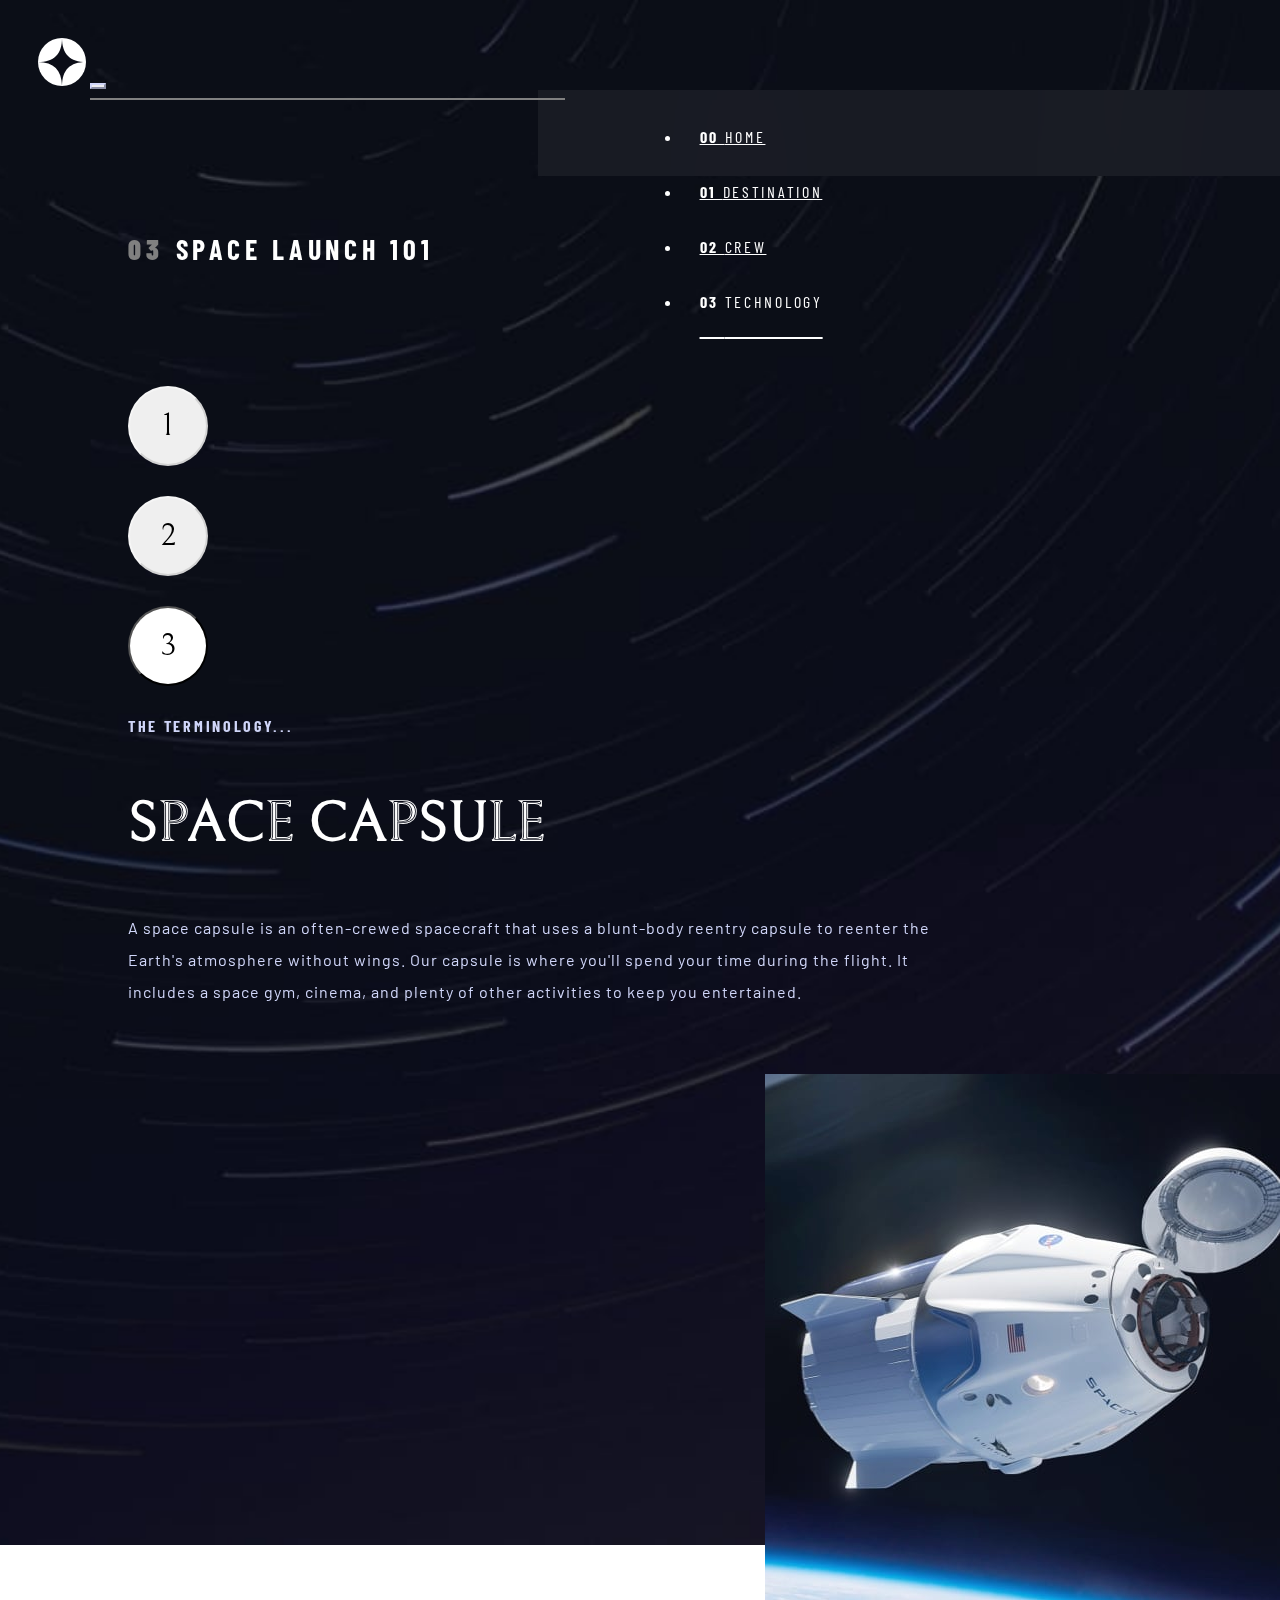
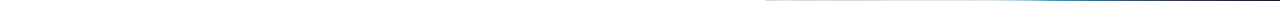
<file: technology-capsule.html>
<!DOCTYPE html>
<html lang="en">

<head>
  <meta charset="UTF-8">
  <meta name="viewport" content="width=device-width, initial-scale=1.0">

  <link rel="icon" type="image/png" sizes="32x32" href="./assets/favicon-32x32.png">

  <link href="https://cdn.jsdelivr.net/npm/bootstrap@5.0.2/dist/css/bootstrap.min.css" rel="stylesheet"
    integrity="sha384-EVSTQN3/azprG1Anm3QDgpJLIm9Nao0Yz1ztcQTwFspd3yD65VohhpuuCOmLASjC" crossorigin="anonymous">

  <link rel="stylesheet" href="css/style.css">
  <link rel="stylesheet" href="css/style-technology.css">

  <link rel="preconnect" href="https://fonts.googleapis.com">
  <link rel="preconnect" href="https://fonts.gstatic.com" crossorigin>
  <link href="https://fonts.googleapis.com/css2?family=Barlow&family=Barlow+Condensed&family=Bellefair&display=swap"
    rel="stylesheet">

  <title>Space tourism website</title>
</head>

<body>

  <section id="navbar-section">

    <nav class="navbar navbar-expand-md nav-container">
      <a href="" class="navbar-brand"><img src="assets/shared/logo.svg" alt=""></a>
      <hr class="nav-hr">

      <button class="navbar-toggler custom-navbar-toggler" type="button" data-bs-toggle="collapse"
        data-bs-target="#navbarTogglerDemo02" aria-controls="navbarTogglerDemo02" aria-expanded="false"
        aria-label="Toggle navigation">
        <span class="navbar-toggler-icon"></span>

      </button>

      <div class="collapse navbar-collapse" id="navbarTogglerDemo02">
        <div class="head-container white">

          <ul class="navbar-nav ul-container">
            <li class="nav-item link uppercase white"><a href="index.html" class="nav-link link-a white" white><b class="navbar-numbers">00
                </b>Home</a></li>
            <li class="nav-item link uppercase white"><a href="destination-moon.html" class="nav-link link-a white"><b
                  class="navbar-numbers">01
                </b>Destination</a></li>
            <li class="nav-item link uppercase white"><a href="crew-commander.html" class="nav-link link-a white"><b class="navbar-numbers">02
                </b>Crew</a></li>
            <li class="nav-item link uppercase white"><a href="technology-vehicle.html" class="nav-link link-a active white"><b
                  class="navbar-numbers">03 </b>Technology</a>
            </li>
          </ul>
        </div>
      </div>
    </nav>

  </section>

  <section id="title">
    <div class="title-container row">

      <div class="col-lg-7">
        <h5 class="uppercase white"><b class="grey-color">03</b>Space launch 101</h5>

        <div class="row left-container">

          <div class="technology-button-container col-lg-2">
            <button class="technology-button btn btn-outline-light notactive-technology"
              onClick="window.location.href='technology-vehicle.html';">1</button>
            <button class="technology-button btn btn-outline-light notactive-technology"
              onClick="window.location.href='technology-spaceport.html';">2</button>
            <button class="technology-button btn btn-light active-technology"
              onClick="window.location.href='technology-capsule.html';">3</button>
          </div>


          <div class="text col-lg-10">

            <h4 class="header uppercase">The terminology...</h4>
            <h3 class="uppercase white">Space capsule</h3>
            <p class="paragraph">A space capsule is an often-crewed spacecraft that uses a blunt-body reentry 
              capsule to reenter the Earth's atmosphere without wings. Our capsule is where 
              you'll spend your time during the flight. It includes a space gym, cinema, 
              and plenty of other activities to keep you entertained.</p>
          </div>
        </div>
      </div>

      <div class="col-lg-5">
        <img class="technology-image" src="assets/technology/image-space-capsule-portrait.jpg" alt="launch vehicle">
      </div>

    </div>

  </section>

</body>

</html>
</file>
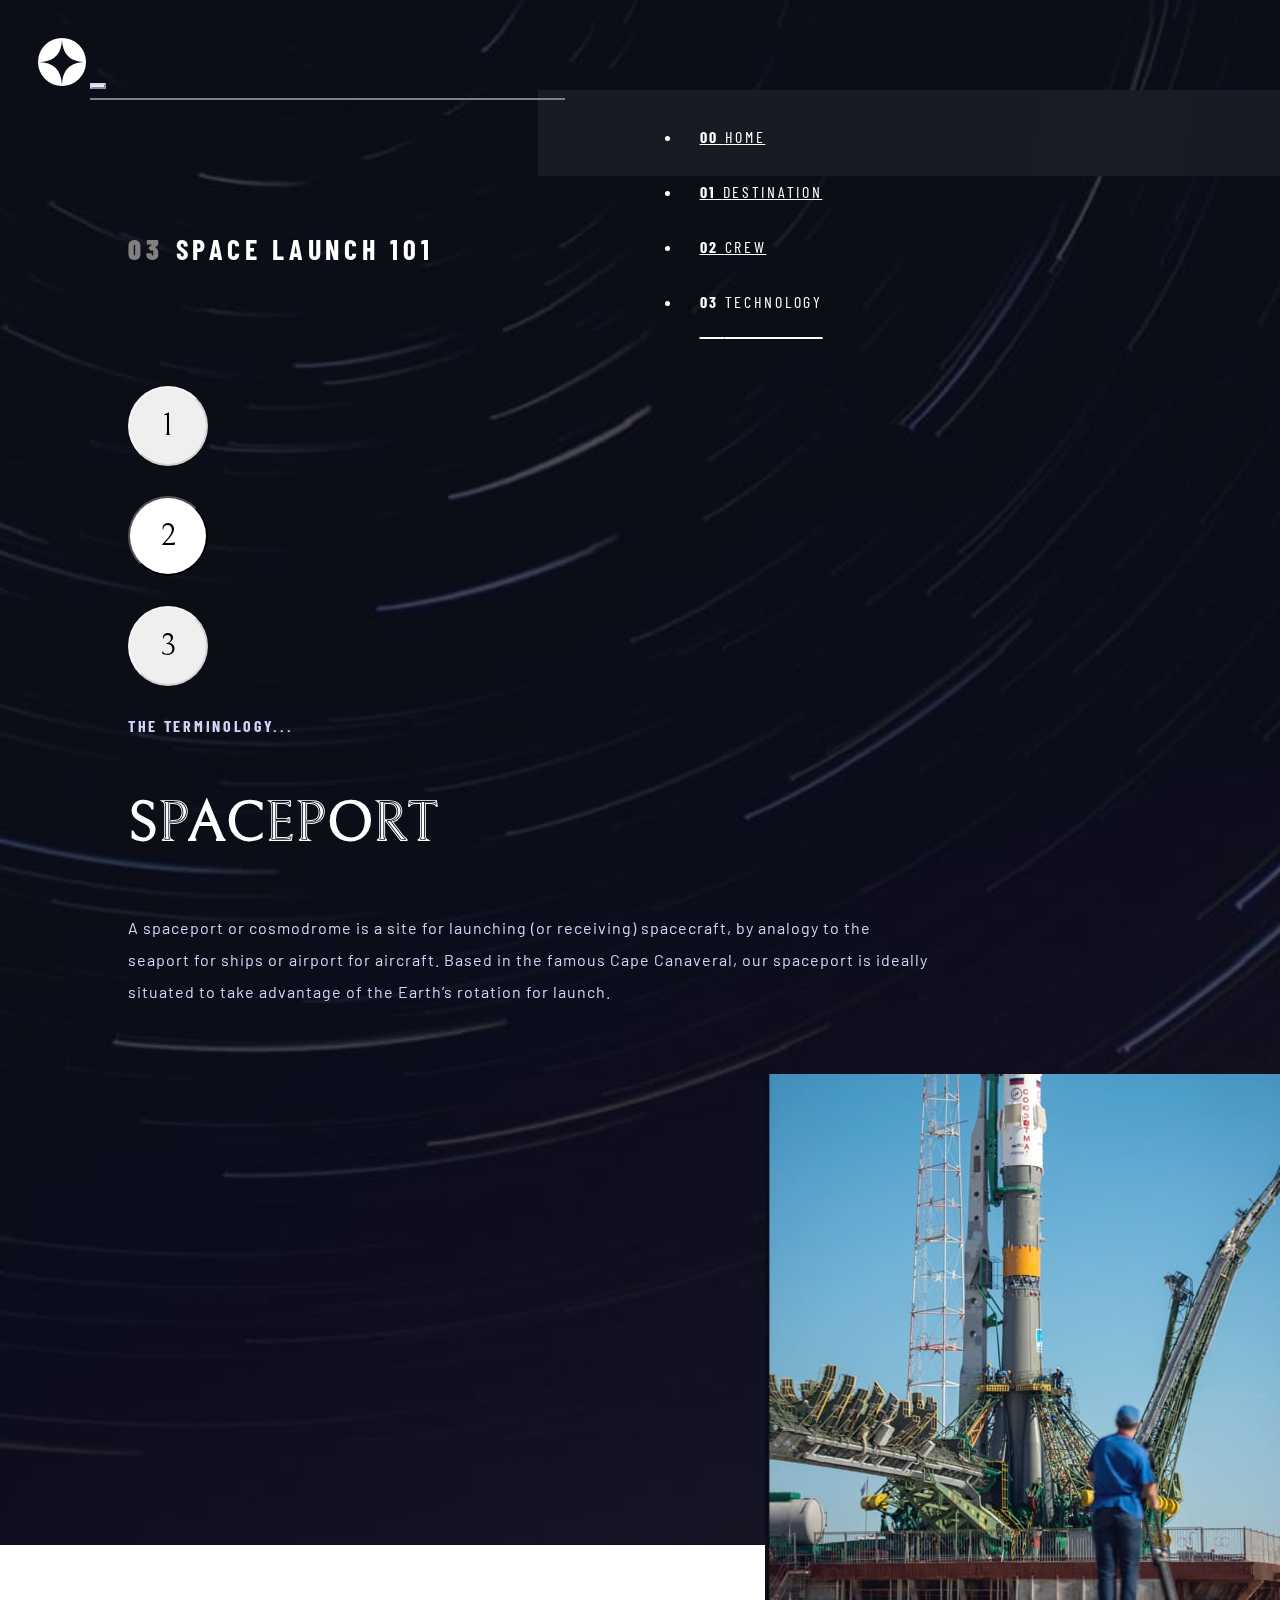
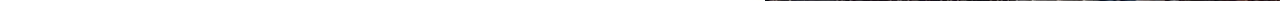
<file: technology-spaceport.html>
<!DOCTYPE html>
<html lang="en">

<head>
  <meta charset="UTF-8">
  <meta name="viewport" content="width=device-width, initial-scale=1.0">

  <link rel="icon" type="image/png" sizes="32x32" href="./assets/favicon-32x32.png">

  <link href="https://cdn.jsdelivr.net/npm/bootstrap@5.0.2/dist/css/bootstrap.min.css" rel="stylesheet"
    integrity="sha384-EVSTQN3/azprG1Anm3QDgpJLIm9Nao0Yz1ztcQTwFspd3yD65VohhpuuCOmLASjC" crossorigin="anonymous">

  <link rel="stylesheet" href="css/style.css">
  <link rel="stylesheet" href="css/style-technology.css">

  <link rel="preconnect" href="https://fonts.googleapis.com">
  <link rel="preconnect" href="https://fonts.gstatic.com" crossorigin>
  <link href="https://fonts.googleapis.com/css2?family=Barlow&family=Barlow+Condensed&family=Bellefair&display=swap"
    rel="stylesheet">

  <title>Space tourism website</title>
</head>

<body>

  <section id="navbar-section">

    <nav class="navbar navbar-expand-md nav-container">
      <a href="" class="navbar-brand"><img src="assets/shared/logo.svg" alt=""></a>
      <hr class="nav-hr">

      <button class="navbar-toggler custom-navbar-toggler" type="button" data-bs-toggle="collapse"
        data-bs-target="#navbarTogglerDemo02" aria-controls="navbarTogglerDemo02" aria-expanded="false"
        aria-label="Toggle navigation">
        <span class="navbar-toggler-icon"></span>

      </button>

      <div class="collapse navbar-collapse" id="navbarTogglerDemo02">
        <div class="head-container white">

          <ul class="navbar-nav ul-container">
            <li class="nav-item link uppercase white"><a href="index.html" class="nav-link link-a white"><b class="navbar-numbers">00
                </b>Home</a></li>
            <li class="nav-item link uppercase white"><a href="destination-moon.html" class="nav-link link-a white"><b
                  class="navbar-numbers">01
                </b>Destination</a></li>
            <li class="nav-item link uppercase white"><a href="crew-commander.html" class="nav-link link-a white"><b class="navbar-numbers">02
                </b>Crew</a></li>
            <li class="nav-item link uppercase white"><a href="technology-vehicle.html" class="nav-link link-a active white"><b
                  class="navbar-numbers">03 </b>Technology</a>
            </li>
          </ul>
        </div>
      </div>
    </nav>

  </section>

  <section id="title">
    <div class="title-container row">

      <div class="col-lg-7">
        <h5 class="uppercase white"><b class="grey-color">03</b>Space launch 101</h5>

        <div class="row left-container">

          <div class="technology-button-container col-lg-2">
            <button class="technology-button btn btn-outline-light notactive-technology"
              onClick="window.location.href='technology-vehicle.html';">1</button>
            <button class="technology-button btn active-technology"
              onClick="window.location.href='technology-spaceport.html';">2</button>
            <button class="technology-button btn btn-outline-light notactive-technology"
              onClick="window.location.href='technology-capsule.html';">3</button>
          </div>


          <div class="text col-lg-10">

            <h4 class="header uppercase">The terminology...</h4>
            <h3 class="uppercase white">Spaceport</h3>
            <p class="paragraph"> A spaceport or cosmodrome is a site for launching (or receiving) spacecraft, 
              by analogy to the seaport for ships or airport for aircraft. Based in the 
              famous Cape Canaveral, our spaceport is ideally situated to take advantage 
              of the Earth’s rotation for launch.</p>
          </div>
        </div>
      </div>

      <div class="col-lg-5">
        <img class="technology-image" src="assets/technology/image-spaceport-portrait.jpg" alt="launch vehicle">
      </div>

    </div>

  </section>

</body>

</html>
</file>
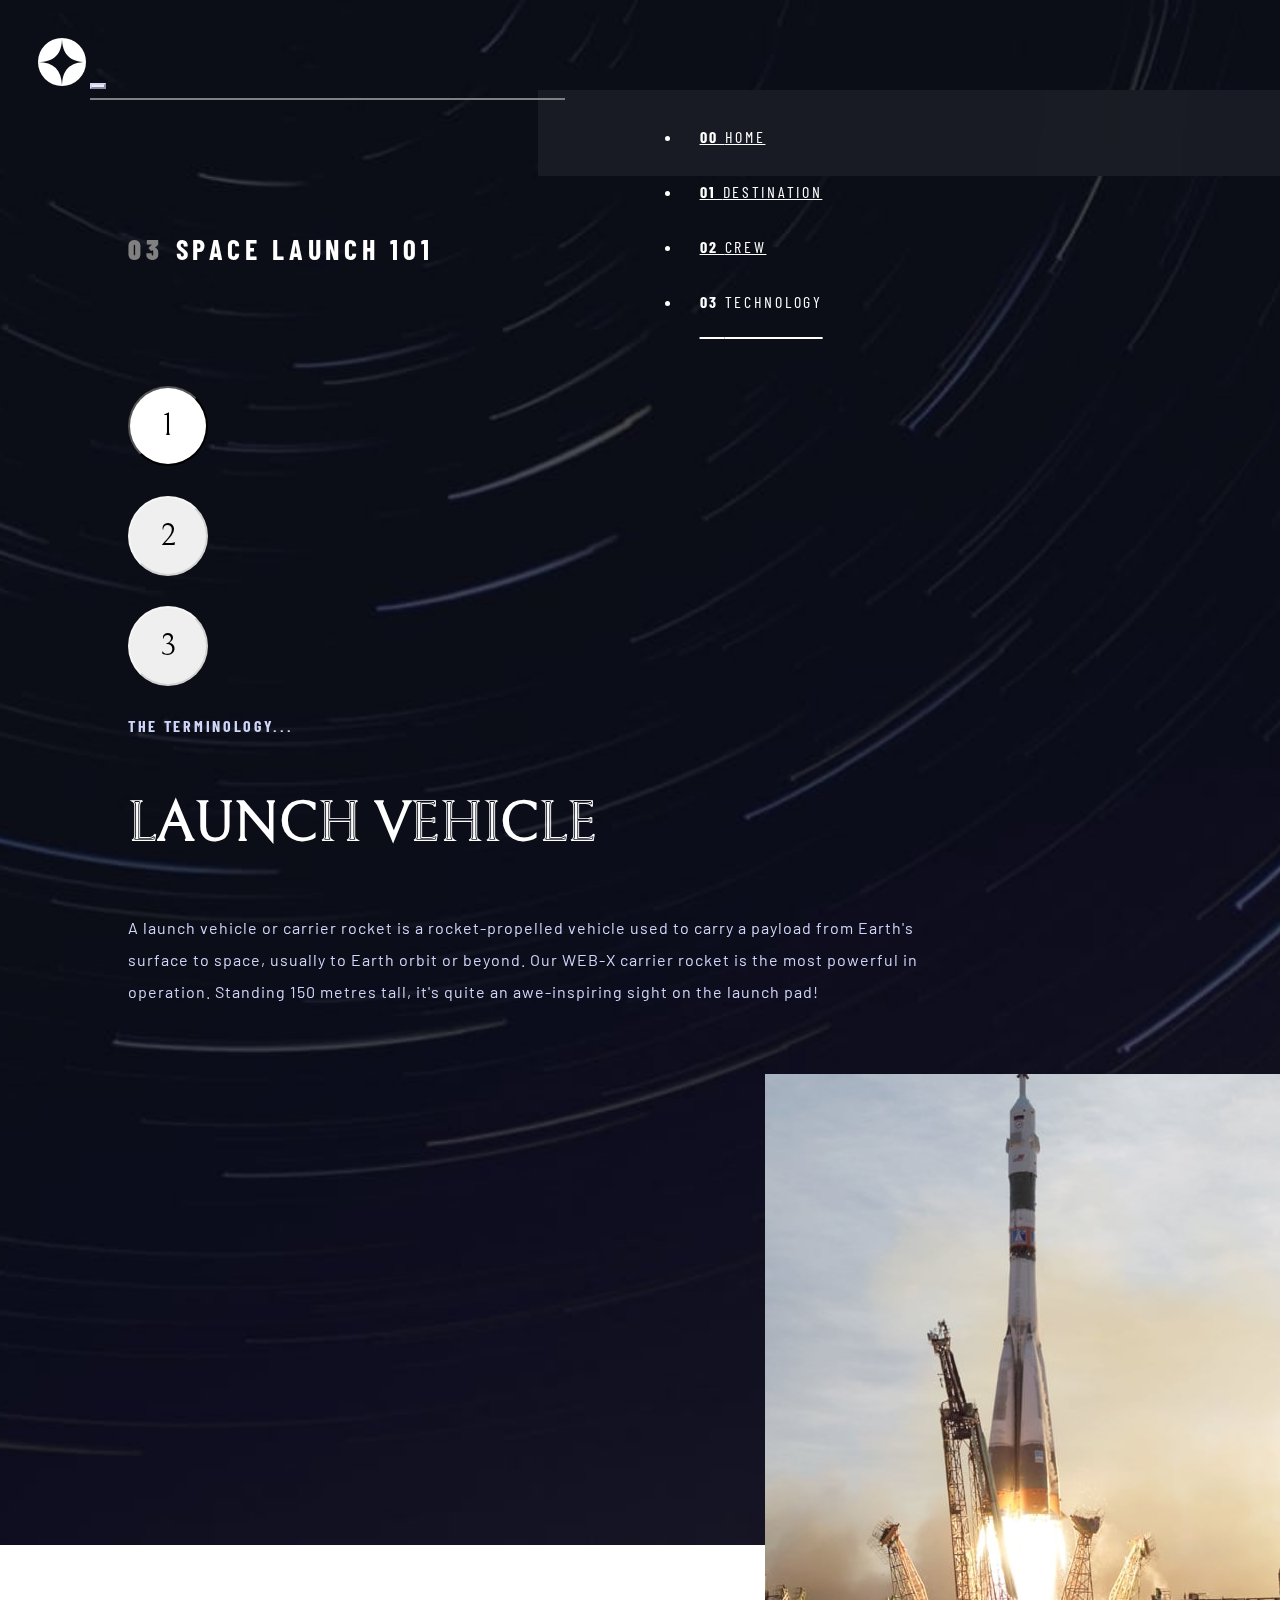
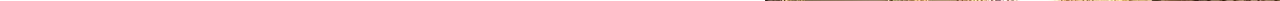
<file: technology-vehicle.html>
<!DOCTYPE html>
<html lang="en">

<head>
  <meta charset="UTF-8">
  <meta name="viewport" content="width=device-width, initial-scale=1.0">

  <link rel="icon" type="image/png" sizes="32x32" href="./assets/favicon-32x32.png">

  <link href="https://cdn.jsdelivr.net/npm/bootstrap@5.0.2/dist/css/bootstrap.min.css" rel="stylesheet"
    integrity="sha384-EVSTQN3/azprG1Anm3QDgpJLIm9Nao0Yz1ztcQTwFspd3yD65VohhpuuCOmLASjC" crossorigin="anonymous">

  <link rel="stylesheet" href="css/style.css">
  <link rel="stylesheet" href="css/style-technology.css">

  <link rel="preconnect" href="https://fonts.googleapis.com">
  <link rel="preconnect" href="https://fonts.gstatic.com" crossorigin>
  <link href="https://fonts.googleapis.com/css2?family=Barlow&family=Barlow+Condensed&family=Bellefair&display=swap"
    rel="stylesheet">

  <title>Space tourism website</title>
</head>

<body>

  <section id="navbar-section">

    <nav class="navbar navbar-expand-md nav-container">
      <a href="" class="navbar-brand"><img src="assets/shared/logo.svg" alt=""></a>
      <hr class="nav-hr">

      <button class="navbar-toggler custom-navbar-toggler" type="button" data-bs-toggle="collapse"
        data-bs-target="#navbarTogglerDemo02" aria-controls="navbarTogglerDemo02" aria-expanded="false"
        aria-label="Toggle navigation">
        <span class="navbar-toggler-icon"></span>

      </button>

      <div class="collapse navbar-collapse" id="navbarTogglerDemo02">
        <div class="head-container white">

          <ul class="navbar-nav ul-container">
            <li class="nav-item link uppercase white"><a href="index.html" class="nav-link link-a white"><b class="navbar-numbers">00
                </b>Home</a></li>
            <li class="nav-item link uppercase white"><a href="destination-moon.html" class="nav-link link-a white"><b
                  class="navbar-numbers">01
                </b>Destination</a></li>
            <li class="nav-item link uppercase white"><a href="crew-commander.html" class="nav-link link-a white"><b class="navbar-numbers">02
                </b>Crew</a></li>
            <li class="nav-item link uppercase white"><a href="technology-vehicle.html" class="nav-link link-a active white"><b
                  class="navbar-numbers">03 </b>Technology</a>
            </li>
          </ul>
        </div>
      </div>
    </nav>

  </section>

  <section id="title">
    <div class="title-container row">

      <div class="col-lg-7">
        <h5 class="uppercase white"><b class="grey-color">03</b>Space launch 101</h5>

        <div class="row left-container">

          <div class="technology-button-container col-lg-2">
            <button class="technology-button btn btn-light active-technology"
              onClick="window.location.href='technology-vehicle.html';">1</button>
            <button class="technology-button btn btn-outline-light notactive-technology"
              onClick="window.location.href='technology-spaceport.html';">2</button>
            <button class="technology-button btn btn-outline-light notactive-technology"
              onClick="window.location.href='technology-capsule.html';">3</button>
          </div>


          <div class="text col-lg-10">

            <h4 class="header uppercase">The terminology...</h4>
            <h3 class="uppercase white">Launch vehicle</h3>
            <p class="paragraph">A launch vehicle or carrier rocket is a rocket-propelled vehicle used to carry a
              payload from Earth's surface to space, usually to Earth orbit or beyond. Our
              WEB-X carrier rocket is the most powerful in operation. Standing 150 metres tall,
              it's quite an awe-inspiring sight on the launch pad!</p>
          </div>
        </div>
      </div>

      <div class="col-lg-5">
        <img class="technology-image" src="assets/technology/image-launch-vehicle-portrait.jpg" alt="launch vehicle">
      </div>

    </div>


  </section>

</body>

</html>
</file>
<file: css/style.css>
body {
    background-color: #0B0D17;
    color: #D0D6F9;
    margin: 0;
    padding: 0;
    width: 100%;
    overflow-x: hidden;
    background: url(../assets/home/background-home-desktop.jpg);
    background-size: cover;
}

h1,
h2,
h3,
h4 {
    font-family: 'Bellefair', serif;
}

h1 {
    font-size: 150px;
}

h2 {
    font-size: 100px;
}

h3 {
    font-size: 56px;
}

h4 {
    font-size: 32px;
}

h5 {
    font-family: 'Barlow Condensed', sans-serif;
    font-size: 28px;
    letter-spacing: 4.75px;
    color: #D0D6F9;
}

.uppercase {
    text-transform: uppercase;
}

.white{
    color: #FFFFFF;
}

/* Navbar */

#navbar-section {
    padding: 3%;
    padding-right: 0;
    position: relative;

}

.nav-hr {
    border: 1px solid;
    width: 37%;
    z-index: 1;
    position: absolute;
    left: 7%;
}

.head-container {
    backdrop-filter: blur(50px);
    width: 58%;
    height: 5rem;
    background-color: #ffffff0e;
    padding: 3px 0;
    position: absolute;
    right: 0;
}

.ul-container {
    position: absolute;
    left: 14%;
}

.link {
    font-family: 'Barlow Condensed', sans-serif;
    letter-spacing: 2.7px;
    font-size: 16px;
    padding: 18px;
}

.link-a:hover {
    text-decoration: underline 2px solid #ffffffb7;
    text-underline-offset: 30px;
    color: #FFFFFF;
}

.active {
    text-decoration: underline 2px solid #FFFFFF;
    text-underline-offset: 29px;
    color: #FFFFFF;
}

.navbar-toggler,
.custom-navbar-toggler {
    border-color: #D0D6F9;
    background-image: url("data:image/svg+xml,%3csvg xmlns='http://www.w3.org/2000/svg' viewBox='0 0 30 30'%3e%3cpath stroke='rgba%28208, 214, 249, 0.55%29' stroke-linecap='round' stroke-miterlimit='10' stroke-width='2' d='M4 7h22M4 15h22M4 23h22'/%3e%3c/svg%3e");
}

/* Title */

#title {
    padding-left: 10%;
    position: relative;
    top: 3.5rem;
}

.wrapper {
    margin-top: 100px;
    margin-bottom: 155px;
}

.paragraph {
    line-height: 2;
    width: 70%;
    font-size: 16px;
    letter-spacing: 1px;
    font-family: 'Barlow', sans-serif;
}

.button-container {
    width: 400px;
    height: 400px;
    text-align: center;
    position: relative;
    /* background-color: pink; */
}

.outer-button {
    /* background-color: #0b0d1756; */
    background-color: red;
    border-radius: 100%;
    width: 300px;
    height: 300px;
    position: absolute;
    display: none;
    /* left: 40%; */
}

.button-main {
    border-radius: 100%;
    padding: 6rem 3.5rem;
    font-size: 2rem;
    font-family: 'Bellefair', 'serif';
    position: absolute;
    bottom: 29px;
    /* top: 10%;
    left: 9%;  */
}

.button-main:hover+.outer-button {
    display: block;
}


/* Tablet view port */

@media (max-width: 1117px) and (min-width: 923px) {
    .navbar-numbers {
        display: none;
    }

    .nav-hr {
        display: none;
    }
}

/* Mobile view port */

@media (max-width: 923px) {
    .link-a:hover {
        text-decoration: none;
    }

    .nav-hr {
        display: none;
    }
}
</file>
<file: css/style-crew.css>
body {
    background: url(../assets/crew/background-crew-desktop.jpg);
    background-size: cover;
    background-repeat: no-repeat;
}

.grey-color {
    color: gray;
    margin-right: 12px;
}

.crew-h4 {
    margin: 120px 0 10px;
}

.crew-button {
    border-radius: 100%;
    width: 18px;
    height: 18px;
    margin: 120px 10px;
}

.crew-button:hover {
    background-color: #ffffff84;
}

.crew-image {
    position: absolute;
    bottom: 0;
}

.active-page {
    background-color: #ffffff;
}

.notactive-page {
    background-color: #ffffff2c;
}
</file>
<file: css/style-destination.css>
body {
    background-image: url(../assets/destination/background-destination-desktop.jpg);
}

.grey-color {
    color: gray;
    margin-right: 12px;
}

.distance {
    font-family: 'Barlow Condensed', sans-serif;
    font-size: 14px;
    letter-spacing: 2.35;
}

.distance-number {
    font-family: 'Bellefair', serif;
    font-size: 28px;
}

.right-container {
    margin-top: 90px;
}

.h2-title {
    margin-top: 30px;
}

.destination-p {
    margin-bottom: 45px;
}

.ul-second {
    padding-left: 0;
}

.link-second {
    font-family: 'Barlow Condensed', sans-serif;
    letter-spacing: 2.7px;
    font-size: 16px;
    padding-right: 18px;
}

.link-a-second:hover {
    text-decoration: underline 2px solid #ffffffb7;
    text-underline-offset: 12px;
    color: #ffffff;
}

.second-active {
    text-decoration: underline 2px solid #ffffffb7;
    text-underline-offset: 12px;
}

.not-active {
    color: #D0D6F9;
}

.destination-hr {
    width: 70%;
    margin-bottom: 35px;
    height: 2px;
}

.destination-image {
    margin: 90px 60px 80px;
}
</file>
<file: css/style-technology.css>
body {
    background: url(../assets/technology/background-technology-desktop.jpg);
    background-size: cover;
    background-repeat: no-repeat;
    background-position: center center;
}

.title-container {
    padding-bottom: 50px;
}

.grey-color {
    color: gray;
    margin-right: 12px;
}

.left-container {
    margin-top: 120px;
}

.technology-button {
    border-radius: 100%;
    width: 80px;
    height: 80px;
    font-size: 32px;
    font-family: 'Bellefair', serif;
    margin: 0 0 30px;
    display: block;
}

.technology-button:hover {
    border-color: #ffffff;
    background-color: transparent;
    color: #ffffff;
}

.header {
    font-family: 'Barlow Condensed', sans-serif;
    font-size: 16px;
    letter-spacing: 2.7px;
}

.technology-image {
    padding-top: 50px;
    float: right;
}

.active-technology {
    background-color: #ffffff;
}

.notactive-technology {
    border-color: #ffffff6a;
}
</file>
